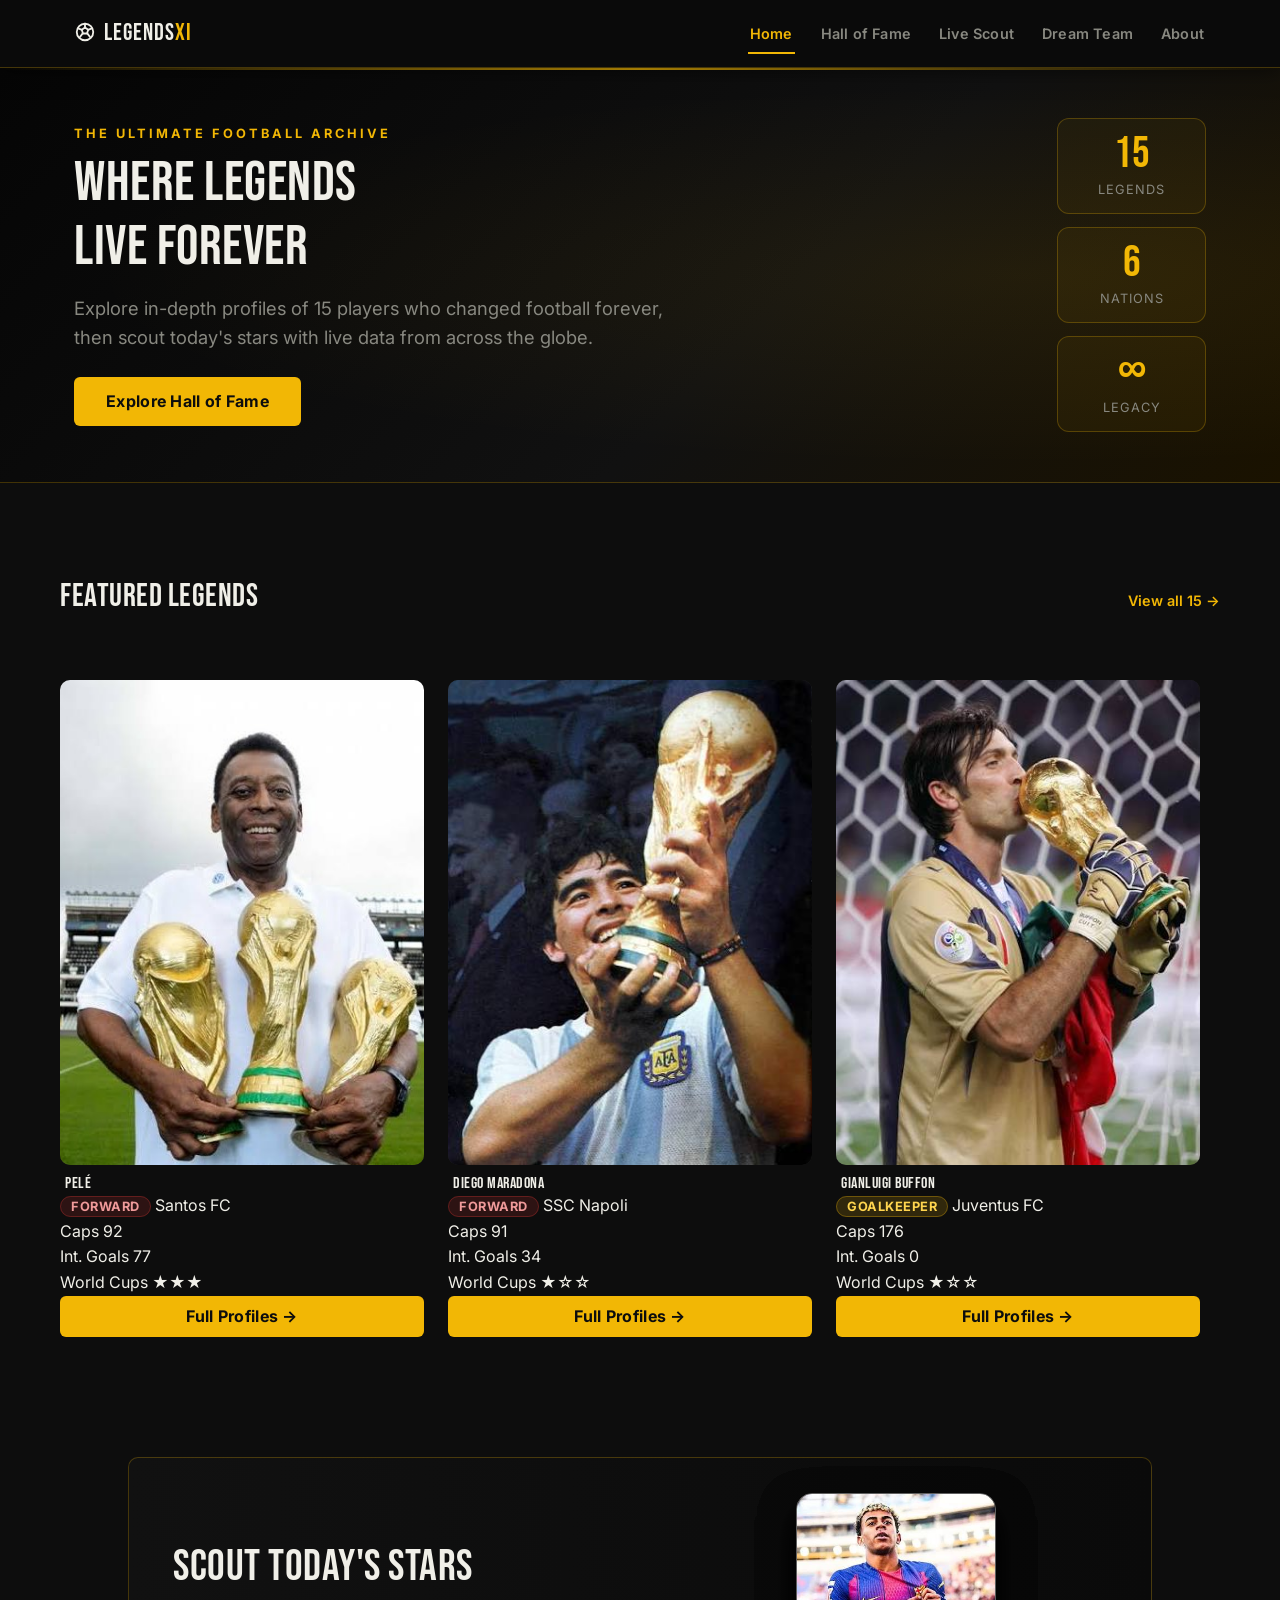
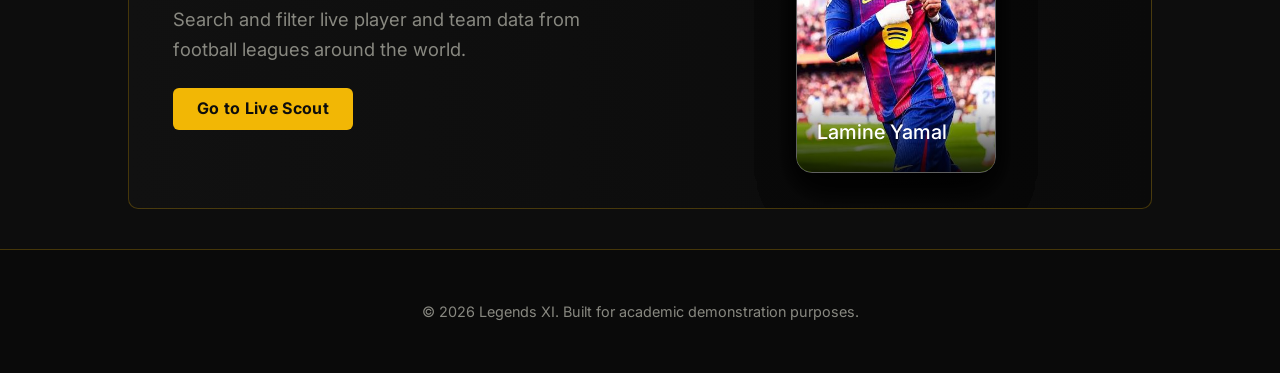
<file: index.html>
<!DOCTYPE html>
<html lang="en">
<head>
  <meta charset="UTF-8" />
  <meta name="viewport" content="width=device-width, initial-scale=1.0" />
  <title>Legends XI | Home</title>
  <meta name="description" content="Legends XI — a football hall of fame and live player scouting hub celebrating the greatest footballers of all time." />

  <link rel="preconnect" href="https://fonts.googleapis.com" />
  <link rel="preconnect" href="https://fonts.gstatic.com" crossorigin />
  <link
    href="https://fonts.googleapis.com/css2?family=Bebas+Neue&family=Inter:wght@400;500;600;700&display=swap"
    rel="stylesheet"
  />

  <link href="https://cdn.jsdelivr.net/npm/bootstrap@5.3.3/dist/css/bootstrap.min.css" rel="stylesheet" />
  <link rel="stylesheet" href="css/variables.css" />
  <link rel="stylesheet" href="css/base.css" />
  <link rel="stylesheet" href="css/components.css" />
  <link rel="stylesheet" href="css/responsive.css" />
</head>
<body>

  <a href="#main-content" class="skip-link">Skip to main content</a>
  <header>
    <nav class="navbar-custom" aria-label="Primary navigation">
      <div class="navbar-custom__container">
        <a href="index.html" class="navbar-custom__brand" aria-label="Legends XI home">
          <span class="navbar-custom__brand-mark">
            <svg viewBox="0 0 24 24" width="22" height="22" fill="none" stroke="currentColor" stroke-width="2" stroke-linecap="round" stroke-linejoin="round">
              <circle cx="12" cy="12" r="9"/>
              <path d="M12 7l3.5 2.5-1.3 4.1H9.8L8.5 9.5 12 7z"/>
              <path d="M12 3v4M4.5 8l3.5 1.5M19.5 8L16 9.5M6.5 17.5l3-4M17.5 17.5l-3-4M12 21v"/>
            </svg>
          </span>
          <span class="navbar-custom__brand-text">LEGENDS<span class="navbar-custom__brand-accent">XI</span></span>
        </a>
        <button class="navbar-custom__toggle" type="button" aria-expanded="false"
          aria-controls="primaryNavLinks" aria-label="Toggle navigation menu" id="navToggleBtn">
          <span class="navbar-custom__toggle-bar"></span>
          <span class="navbar-custom__toggle-bar"></span>
          <span class="navbar-custom__toggle-bar"></span>
        </button>
        <ul class="navbar-custom__links" id="primaryNavLinks">
          <li><a href="index.html" class="navbar-custom__link is-active">Home</a></li>
          <li><a href="hall-of-fame.html" class="navbar-custom__link">Hall of Fame</a></li>
          <li><a href="live-scout.html" class="navbar-custom__link">Live Scout</a></li>
          <li><a href="dream-team.html" class="navbar-custom__link">Dream Team</a></li>
          <li><a href="about.html" class="navbar-custom__link">About</a></li>
        </ul>
      </div>
    </nav>
  </header>

  <main id="main-content">

    <!-- ── HERO ── -->
    <section class="hero hero--home">
      <div class="container hero__inner">
        <div class="hero__text">
          <p class="hero__eyebrow">The Ultimate Football Archive</p>
          <h1 class="hero__title">Where Legends<br/>Live Forever</h1>
          <p class="hero__subtitle-home">
            Explore in-depth profiles of 15 players who changed football forever,
            then scout today's stars with live data from across the globe.
          </p>
          <div class="hero__ctas">
            <a href="hall-of-fame.html" class="btn-primary btn-primary--lg">Explore Hall of Fame</a>
          </div>
        </div>
        <div class="hero__badge-wrap" aria-hidden="true">
          <div class="hero__badge">
            <span class="hero__badge-num">15</span>
            <span class="hero__badge-label">Legends</span>
          </div>
          <div class="hero__badge">
            <span class="hero__badge-num">6</span>
            <span class="hero__badge-label">Nations</span>
          </div>
          <div class="hero__badge">
            <span class="hero__badge-num">∞</span>
            <span class="hero__badge-label">Legacy</span>
          </div>
        </div>
      </div>
    </section>

    <!-- ── FEATURED LEGENDS (rendered by app-home.js) ── -->
    <section class="home-section container">
      <div class="home-section__header">
        <h2 class="home-section__title">Featured Legends</h2>
        <a href="hall-of-fame.html" class="home-section__link">View all 15 →</a>
      </div>
      <div id="featuredGrid" class="legends-grid legends-grid--home" role="list">
        <!-- 3 featured cards injected by app-home.js -->
      </div>
    </section>

    <!-- ── SCOUT TEASER ── -->
     <div class="scout-block">
    <section class="scout-teaser">
      <div class="container scout-teaser__inner">
        <div>
          <h2 class="scout-teaser__title">Scout Today's Stars</h2>
          <p class="scout-teaser__text">
            Search and filter live player and team data from football leagues
            around the world.
          </p>
          <a href="live-scout.html" class="btn-primary">Go to Live Scout</a>
        </div>
      </div>
    </section>
    <section class="carousel-container">
  <div class="carousel-track">
    
    <div class="carousel-card card-1">
      <img src="images/mbappe.jpg" alt="Player 1" onerror="this.src='https://placehold.co/200x280/0B6E4F/FFF?text=Mbappe'">
      <div class="card-overlay"><h5>Kylian Mbappé</h5></div>
    </div>

    <div class="carousel-card card-2">
      <img src="images/vini.jpg" alt="Player 2" onerror="this.src='https://placehold.co/200x280/0B6E4F/FFF?text=Vini+Jr'">
      <div class="card-overlay"><h5>Vinícius Júnior</h5></div>
    </div>

    <div class="carousel-card card-3">
      <img src="images/bellingham.jpg" alt="Player 3" onerror="this.src='https://placehold.co/200x280/0B6E4F/FFF?text=Bellingham'">
      <div class="card-overlay"><h5>Jude Bellingham</h5></div>
    </div>

    <div class="carousel-card card-4">
      <img src="images/yamal.jpg" alt="Player 4" onerror="this.src='https://placehold.co/200x280/0B6E4F/FFF?text=Yamal'">
      <div class="card-overlay"><h5>Lamine Yamal</h5></div>
    </div>

  </div>
</section>
    </div>

  </main>

  <footer class="site-footer">
    <div class="container">
      <p>&copy; 2026 Legends XI. Built for academic demonstration purposes.</p>
    </div>
  </footer>

  <script src="https://cdn.jsdelivr.net/npm/bootstrap@5.3.3/dist/js/bootstrap.bundle.min.js"></script>
  <script type="module" src="js/app-home.js"></script>
</body>
</html>
</file>
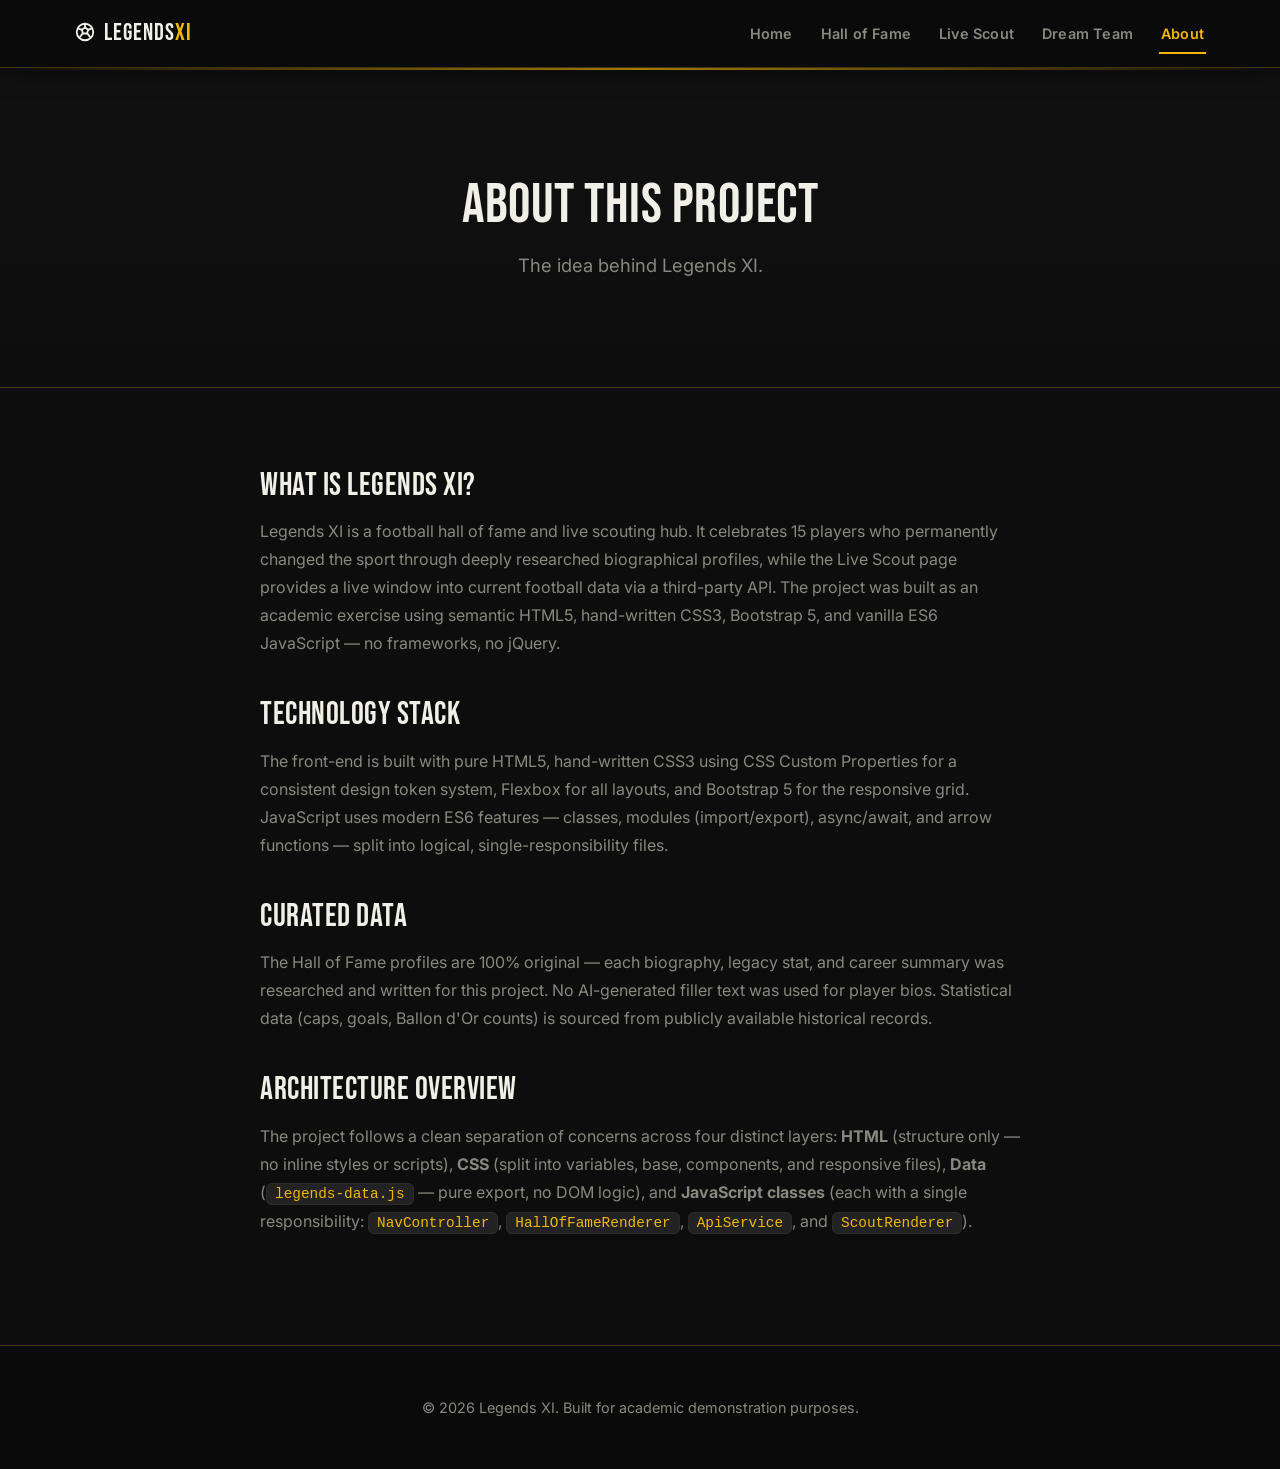
<file: about.html>
<!DOCTYPE html>
<html lang="en">
<head>
  <meta charset="UTF-8" />
  <meta name="viewport" content="width=device-width, initial-scale=1.0" />
  <title>Legends XI | About</title>
  <meta name="description" content="About the Legends XI project — data sources, API setup, and methodology." />
  <link rel="preconnect" href="https://fonts.googleapis.com" />
  <link rel="preconnect" href="https://fonts.gstatic.com" crossorigin />
  <link href="https://fonts.googleapis.com/css2?family=Bebas+Neue&family=Inter:wght@400;500;600;700&display=swap" rel="stylesheet" />
  <link href="https://cdn.jsdelivr.net/npm/bootstrap@5.3.3/dist/css/bootstrap.min.css" rel="stylesheet" />
  <link rel="stylesheet" href="css/variables.css" />
  <link rel="stylesheet" href="css/base.css" />
  <link rel="stylesheet" href="css/components.css" />
  <link rel="stylesheet" href="css/responsive.css" />
</head>
<body>

  <a href="#main-content" class="skip-link">Skip to main content</a>
  <header>
    <nav class="navbar-custom" aria-label="Primary navigation">
      <div class="navbar-custom__container">
        <a href="index.html" class="navbar-custom__brand" aria-label="Legends XI home">
          <span class="navbar-custom__brand-mark">
            <svg viewBox="0 0 24 24" width="22" height="22" fill="none" stroke="currentColor" stroke-width="2" stroke-linecap="round" stroke-linejoin="round">
             <circle cx="12" cy="12" r="9"/>
              <path d="M12 7l3.5 2.5-1.3 4.1H9.8L8.5 9.5 12 7z"/>
              <path d="M12 3v4M4.5 8l3.5 1.5M19.5 8L16 9.5M6.5 17.5l3-4M17.5 17.5l-3-4M12 21v"/>
            </svg>
          </span>
          <span class="navbar-custom__brand-text">LEGENDS<span class="navbar-custom__brand-accent">XI</span></span>
        </a>
        <button class="navbar-custom__toggle" type="button" aria-expanded="false"
          aria-controls="primaryNavLinks" aria-label="Toggle navigation menu" id="navToggleBtn">
          <span class="navbar-custom__toggle-bar"></span>
          <span class="navbar-custom__toggle-bar"></span>
          <span class="navbar-custom__toggle-bar"></span>
        </button>
        <ul class="navbar-custom__links" id="primaryNavLinks">
          <li><a href="index.html" class="navbar-custom__link">Home</a></li>
          <li><a href="hall-of-fame.html" class="navbar-custom__link">Hall of Fame</a></li>
          <li><a href="live-scout.html" class="navbar-custom__link">Live Scout</a></li>
          <li><a href="dream-team.html" class="navbar-custom__link">Dream Team</a></li>
          <li><a href="about.html" class="navbar-custom__link is-active">About</a></li>
        </ul>
      </div>
    </nav>
  </header>

  <main id="main-content">

    <section class="hero">
      <div class="container">
        <h1 class="hero__title">About This Project</h1>
        <p class="hero__subtitle">The idea behind Legends XI.</p>
      </div>
    </section>

    <div class="container about-content">

      <h2>What is Legends XI?</h2>
      <p>
        Legends XI is a football hall of fame and live scouting hub. It celebrates 15 players who
        permanently changed the sport through deeply researched biographical profiles, while the
        Live Scout page provides a live window into current football data via a third-party API.
        The project was built as an academic exercise using semantic HTML5, hand-written CSS3,
        Bootstrap 5, and vanilla ES6 JavaScript — no frameworks, no jQuery.
      </p>

      <h2>Technology Stack</h2>
      <p>
        The front-end is built with pure HTML5, hand-written CSS3 using CSS Custom Properties
        for a consistent design token system, Flexbox for all layouts, and Bootstrap 5 for the
        responsive grid. JavaScript uses modern ES6 features — classes, modules (import/export),
        async/await, and arrow functions — split into logical, single-responsibility files.
      </p>

      <h2>Curated Data</h2>
      <p>
        The Hall of Fame profiles are 100% original — each biography, legacy stat, and career
        summary was researched and written for this project. No AI-generated filler text was used
        for player bios. Statistical data (caps, goals, Ballon d'Or counts) is sourced from
        publicly available historical records.
      </p>


      <h2>Architecture Overview</h2>
      <p>
        The project follows a clean separation of concerns across four distinct layers:
        <strong>HTML</strong> (structure only — no inline styles or scripts),
        <strong>CSS</strong> (split into variables, base, components, and responsive files),
        <strong>Data</strong> (<code>legends-data.js</code> — pure export, no DOM logic), and
        <strong>JavaScript classes</strong> (each with a single responsibility:
        <code>NavController</code>, <code>HallOfFameRenderer</code>, <code>ApiService</code>,
        and <code>ScoutRenderer</code>).
      </p>

    </div>
  </main>

  <footer class="site-footer">
    <div class="container">
      <p>&copy; 2026 Legends XI. Built for academic demonstration purposes.</p>
    </div>
  </footer>

  <script src="https://cdn.jsdelivr.net/npm/bootstrap@5.3.3/dist/js/bootstrap.bundle.min.js"></script>
  <script type="module" src="js/app-about.js"></script>
</body>
</html>
</file>
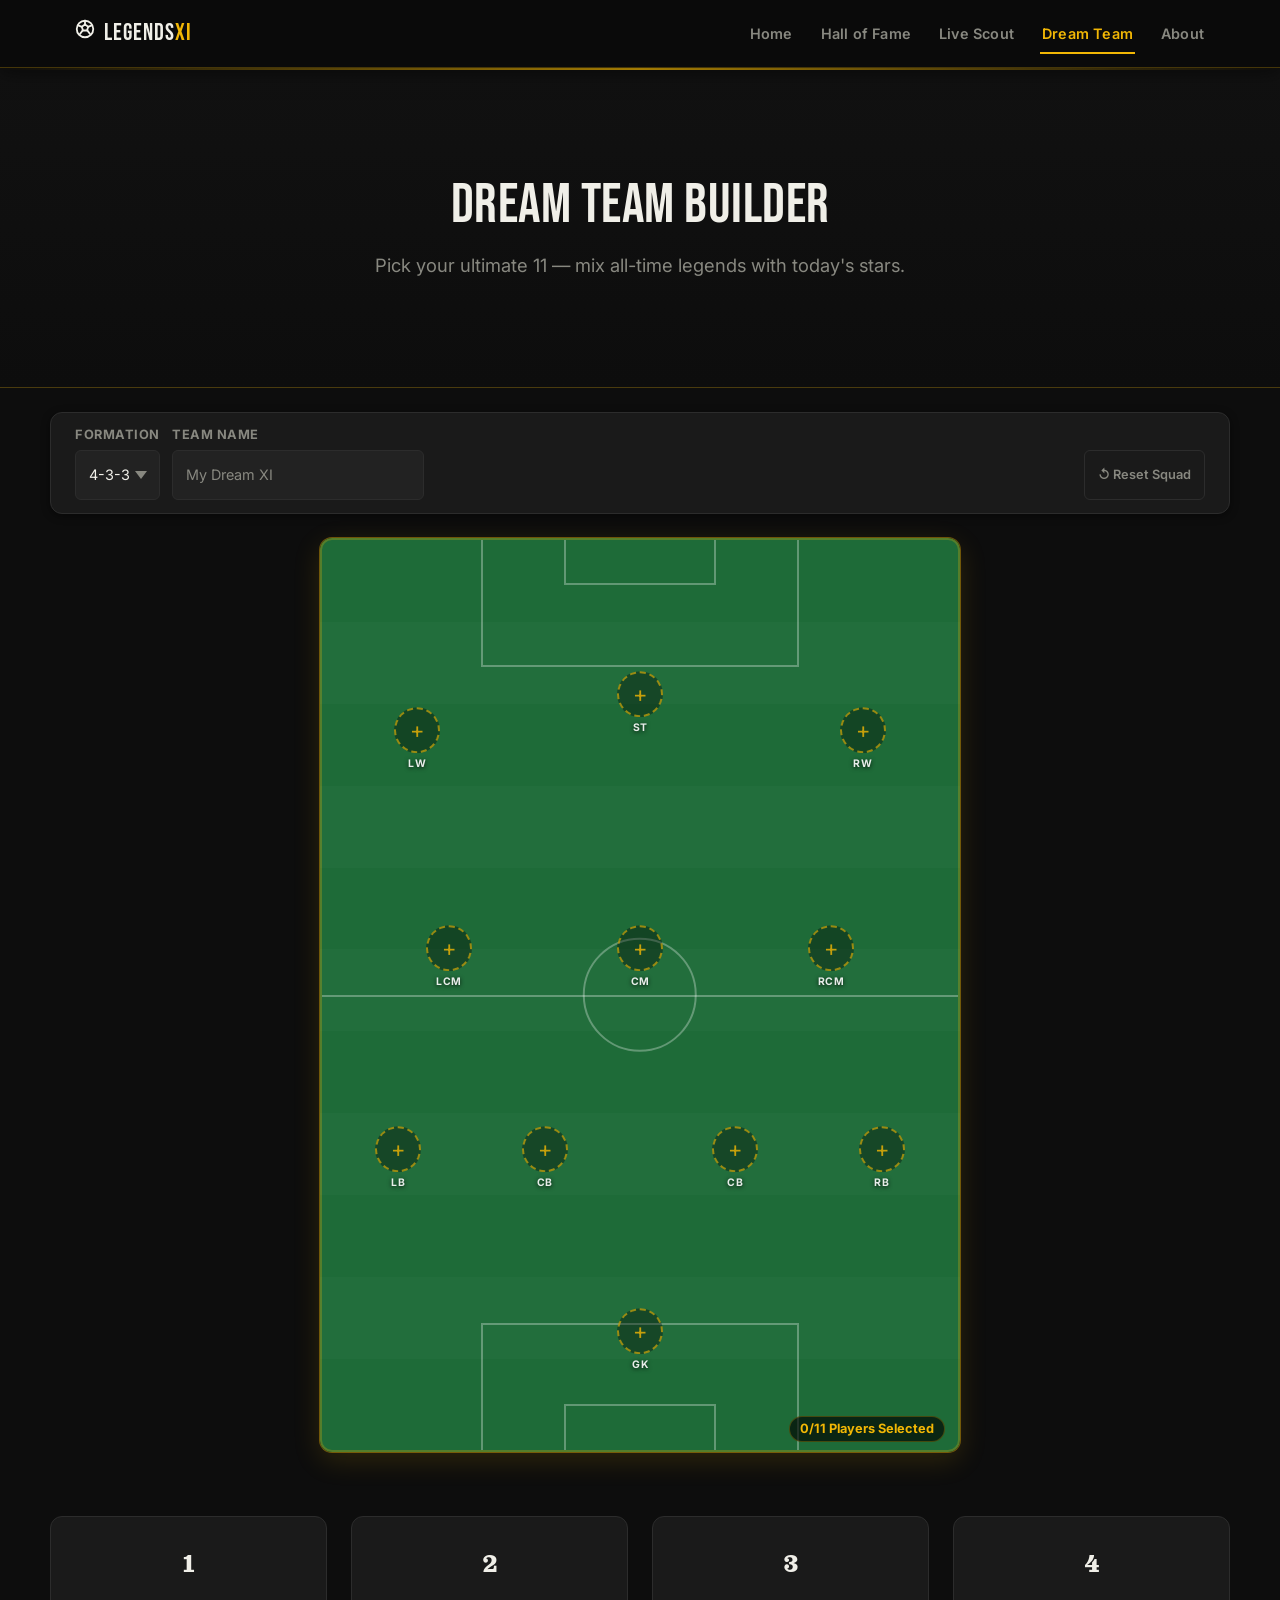
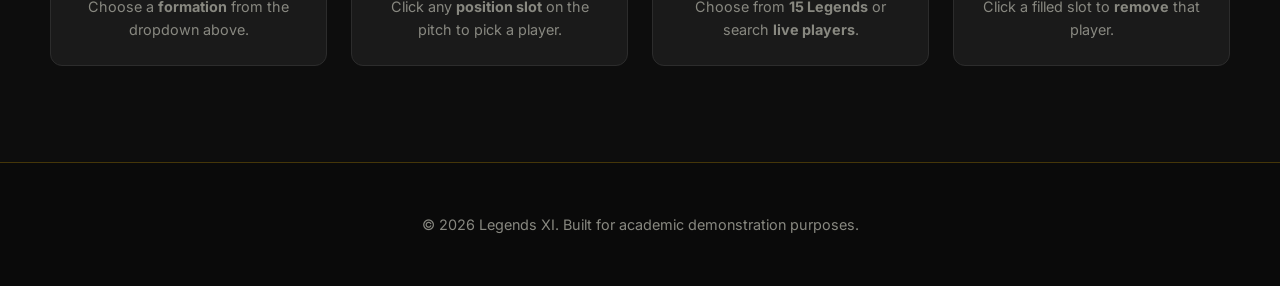
<file: dream-team.html>
<!DOCTYPE html>
<html lang="en">
<head>
  <meta charset="UTF-8" />
  <meta name="viewport" content="width=device-width, initial-scale=1.0" />
  <title>Legends XI | Dream Team</title>
  <meta name="description" content="Build your ultimate Dream 11 squad from football legends and current stars." />

  <link rel="preconnect" href="https://fonts.googleapis.com" />
  <link rel="preconnect" href="https://fonts.gstatic.com" crossorigin />
  <link href="https://fonts.googleapis.com/css2?family=Bebas+Neue&family=Inter:wght@400;500;600;700&display=swap" rel="stylesheet" />
  <link rel="preconnect" href="https://fonts.googleapis.com">
  <link rel="preconnect" href="https://fonts.gstatic.com" crossorigin>
  <link href="https://fonts.googleapis.com/css2?family=Herr+Von+Muellerhoff&family=Orelega+One&display=swap" rel="stylesheet">


  <link rel="stylesheet" href="css/variables.css" />
  <link rel="stylesheet" href="css/base.css" />
  <link rel="stylesheet" href="css/components.css" />
  <link rel="stylesheet" href="css/responsive.css" />
</head>
<body>

  <a href="#main-content" class="skip-link">Skip to main content</a>

  <header>
    <nav class="navbar-custom" aria-label="Primary navigation">
      <div class="navbar-custom__container">
        <a href="index.html" class="navbar-custom__brand" aria-label="Legends XI home">
           <span class="navbar-custom__brand-mark">
            <svg viewBox="0 0 24 24" width="22" height="22" fill="none" stroke="currentColor" stroke-width="2" stroke-linecap="round" stroke-linejoin="round">
              <circle cx="12" cy="12" r="9"/>
              <path d="M12 7l3.5 2.5-1.3 4.1H9.8L8.5 9.5 12 7z"/>
              <path d="M12 3v4M4.5 8l3.5 1.5M19.5 8L16 9.5M6.5 17.5l3-4M17.5 17.5l-3-4M12 21v"/>
            </svg>
          </span>
          <span class="navbar-custom__brand-text">LEGENDS<span class="navbar-custom__brand-accent">XI</span></span>
        </a>

        <button class="navbar-custom__toggle" type="button" aria-expanded="false"
          aria-controls="primaryNavLinks" aria-label="Toggle navigation menu" id="navToggleBtn">
          <span class="navbar-custom__toggle-bar"></span>
          <span class="navbar-custom__toggle-bar"></span>
          <span class="navbar-custom__toggle-bar"></span>
        </button>

        <ul class="navbar-custom__links" id="primaryNavLinks">
          <li><a href="index.html"        class="navbar-custom__link">Home</a></li>
          <li><a href="hall-of-fame.html" class="navbar-custom__link">Hall of Fame</a></li>
          <li><a href="live-scout.html"   class="navbar-custom__link">Live Scout</a></li>
          <li><a href="dream-team.html"   class="navbar-custom__link is-active">Dream Team</a></li>
          <li><a href="about.html"        class="navbar-custom__link">About</a></li>
        </ul>
      </div>
    </nav>
  </header>

  <main id="main-content">

    <section class="hero">
      <div class="container">
        <h1 class="hero__title">Dream Team Builder</h1>
        <p class="hero__subtitle">Pick your ultimate 11 — mix all-time legends with today's stars.</p>
      </div>
    </section>

    <!-- Controls bar -->
    <section class="container dt-controls" aria-label="Team builder controls">
      <div class="dt-controls__inner">

        <div class="dt-controls__group">
          <label for="formationSelect" class="dt-controls__label">Formation</label>
          <select id="formationSelect" class="scout-search-form__select" aria-label="Choose formation">
            <option value="4-3-3">4-3-3</option>
            <option value="4-4-2">4-4-2</option>
            <option value="3-5-2">3-5-2</option>
          </select>
        </div>

        <div class="dt-controls__group">
          <label for="teamNameInput" class="dt-controls__label">Team Name</label>
          <input type="text" id="teamNameInput" class="scout-search-form__input dt-controls__name-input"
            placeholder="My Dream XI" maxlength="30" />
        </div>

        <button id="resetTeamBtn" class="btn-outline dt-controls__reset">↺ Reset Squad</button>
      </div>
    </section>

    <!-- Football pitch -->
    <section class="container dt-pitch-wrap" aria-label="Football pitch — click a position to add a player">
      <div id="dreamPitch" class="pitch" role="grid" aria-label="Team formation pitch"></div>
    </section>

    <!-- Instructions -->
    <section class="container dt-instructions">
      <div class="dt-instructions__inner">
        <div class="dt-instruction-card">
          <span class="dt-instruction-card__icon">1</span>
          <p>Choose a <strong>formation</strong> from the dropdown above.</p>
        </div>
        <div class="dt-instruction-card">
          <span class="dt-instruction-card__icon">2</span>
          <p>Click any <strong>position slot</strong> on the pitch to pick a player.</p>
        </div>
        <div class="dt-instruction-card">
          <span class="dt-instruction-card__icon">3</span>
          <p>Choose from <strong>15 Legends</strong> or search <strong>live players</strong>.</p>
        </div>
        <div class="dt-instruction-card">
          <span class="dt-instruction-card__icon">4</span>
          <p>Click a filled slot to <strong>remove</strong> that player.</p>
        </div>
      </div>
    </section>

  </main>

  <footer class="site-footer">
    <div class="container">
      <p>&copy; 2026 Legends XI. Built for academic demonstration purposes.</p>
    </div>
  </footer>

  <script src="https://cdn.jsdelivr.net/npm/bootstrap@5.3.3/dist/js/bootstrap.bundle.min.js"></script>
  <script type="module" src="js/app-dream-team.js"></script>
</body>
</html>
</file>
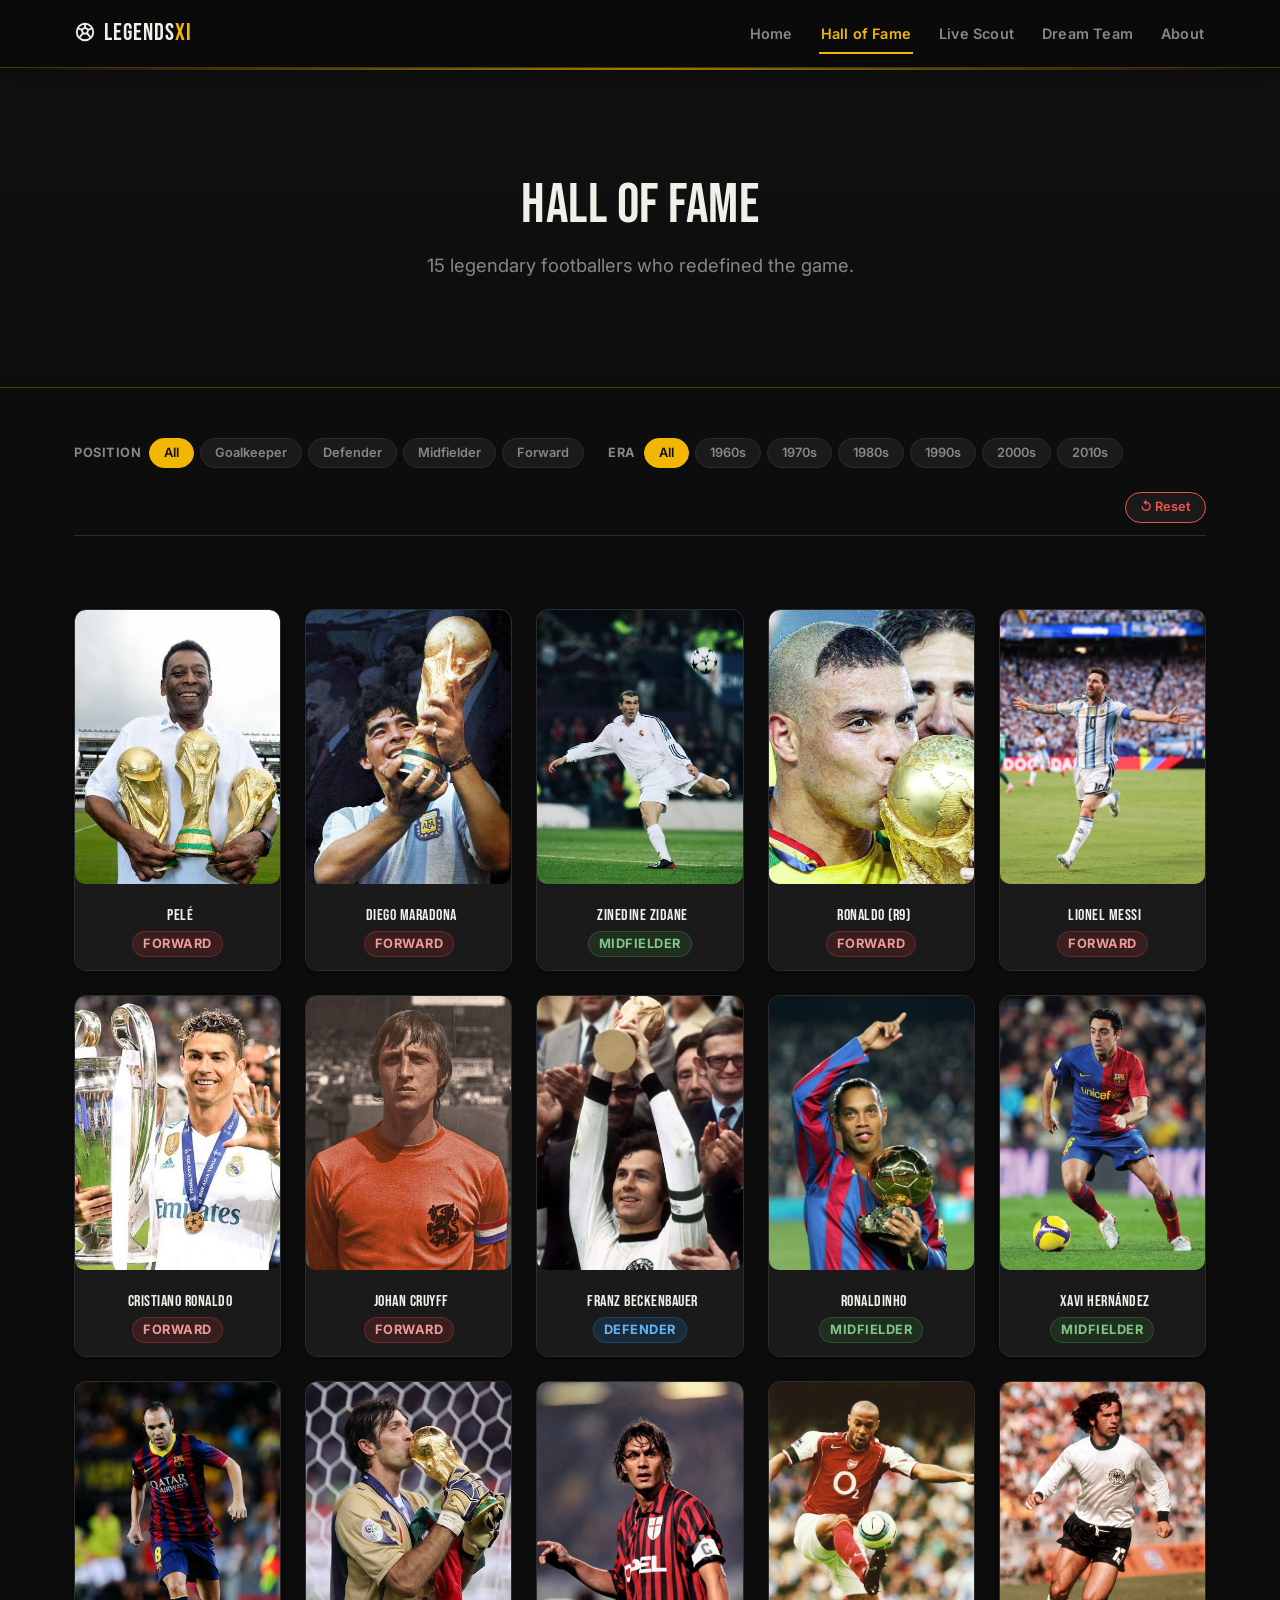
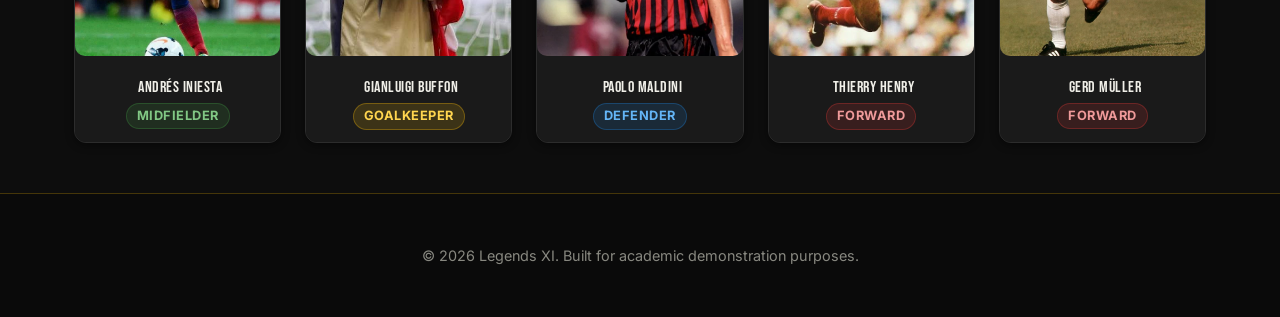
<file: hall-of-fame.html>
<!DOCTYPE html>
<html lang="en">
<head>
  <meta charset="UTF-8" />
  <meta name="viewport" content="width=device-width, initial-scale=1.0" />
  <title>Legends XI | Hall of Fame</title>
  <meta name="description" content="Browse 15 of football's greatest legends, filterable by era and position." />

  <link rel="preconnect" href="https://fonts.googleapis.com" />
  <link rel="preconnect" href="https://fonts.gstatic.com" crossorigin />
  <link
    href="https://fonts.googleapis.com/css2?family=Bebas+Neue&family=Inter:wght@400;500;600;700&display=swap"
    rel="stylesheet"
  />

  <link
    href="https://cdn.jsdelivr.net/npm/bootstrap@5.3.3/dist/css/bootstrap.min.css"
    rel="stylesheet"
  />

  <link rel="stylesheet" href="css/variables.css" />
  <link rel="stylesheet" href="css/base.css" />
  <link rel="stylesheet" href="css/components.css" />
  <link rel="stylesheet" href="css/responsive.css" />
</head>
<body>

  <a href="#main-content" class="skip-link">Skip to main content</a>
  <header>
    <nav class="navbar-custom" aria-label="Primary navigation">
      <div class="navbar-custom__container">
        <a href="index.html" class="navbar-custom__brand" aria-label="Legends XI home">
          <span class="navbar-custom__brand-mark">
            <svg viewBox="0 0 24 24" width="22" height="22" fill="none" stroke="currentColor" stroke-width="2" stroke-linecap="round" stroke-linejoin="round">
              <circle cx="12" cy="12" r="9"/>
              <path d="M12 7l3.5 2.5-1.3 4.1H9.8L8.5 9.5 12 7z"/>
              <path d="M12 3v4M4.5 8l3.5 1.5M19.5 8L16 9.5M6.5 17.5l3-4M17.5 17.5l-3-4M12 21v"/>
            </svg>
          </span>
          <span class="navbar-custom__brand-text">LEGENDS<span class="navbar-custom__brand-accent">XI</span></span>
        </a>

        <button
          class="navbar-custom__toggle"
          type="button"
          aria-expanded="false"
          aria-controls="primaryNavLinks"
          aria-label="Toggle navigation menu"
          id="navToggleBtn"
        >
          <span class="navbar-custom__toggle-bar"></span>
          <span class="navbar-custom__toggle-bar"></span>
          <span class="navbar-custom__toggle-bar"></span>
        </button>

        <ul class="navbar-custom__links" id="primaryNavLinks">
          <li><a href="index.html" class="navbar-custom__link">Home</a></li>
          <li><a href="hall-of-fame.html" class="navbar-custom__link is-active">Hall of Fame</a></li>
          <li><a href="live-scout.html" class="navbar-custom__link">Live Scout</a></li>
          <li><a href="dream-team.html" class="navbar-custom__link">Dream Team</a></li>
          <li><a href="about.html" class="navbar-custom__link">About</a></li>
        </ul>
      </div>
    </nav>
  </header>

  <main id="main-content">

    <!-- Page header -->
    <section class="hero">
      <div class="container">
        <h1 class="hero__title">Hall of Fame</h1>
        <p class="hero__subtitle">15 legendary footballers who redefined the game.</p>
      </div>
    </section>

    <!-- Filter controls — wired up to HallOfFameRenderer in Phase 4 -->
    <section class="container" aria-label="Filter legends">
      <div id="hofFilters" class="hof-filters">
        <!-- Filter buttons injected/enhanced by JS in Phase 4 -->
      </div>
    </section>

    <!-- Grid where the 15 curated legend cards will render -->
    <section class="container" aria-label="Legends grid">
      <div id="legendsGrid" class="legends-grid" role="list">
        <!-- Cards injected dynamically by HallOfFameRenderer.js in Phase 4 -->
      </div>
    </section>

  </main>

  <footer class="site-footer">
    <div class="container">
      <p>&copy; 2026 Legends XI. Built for academic demonstration purposes.</p>
    </div>
  </footer>

  <script src="https://cdn.jsdelivr.net/npm/bootstrap@5.3.3/dist/js/bootstrap.bundle.min.js"></script>
  <script type="module" src="js/app-hall-of-fame.js"></script>
</body>
</html>
</file>
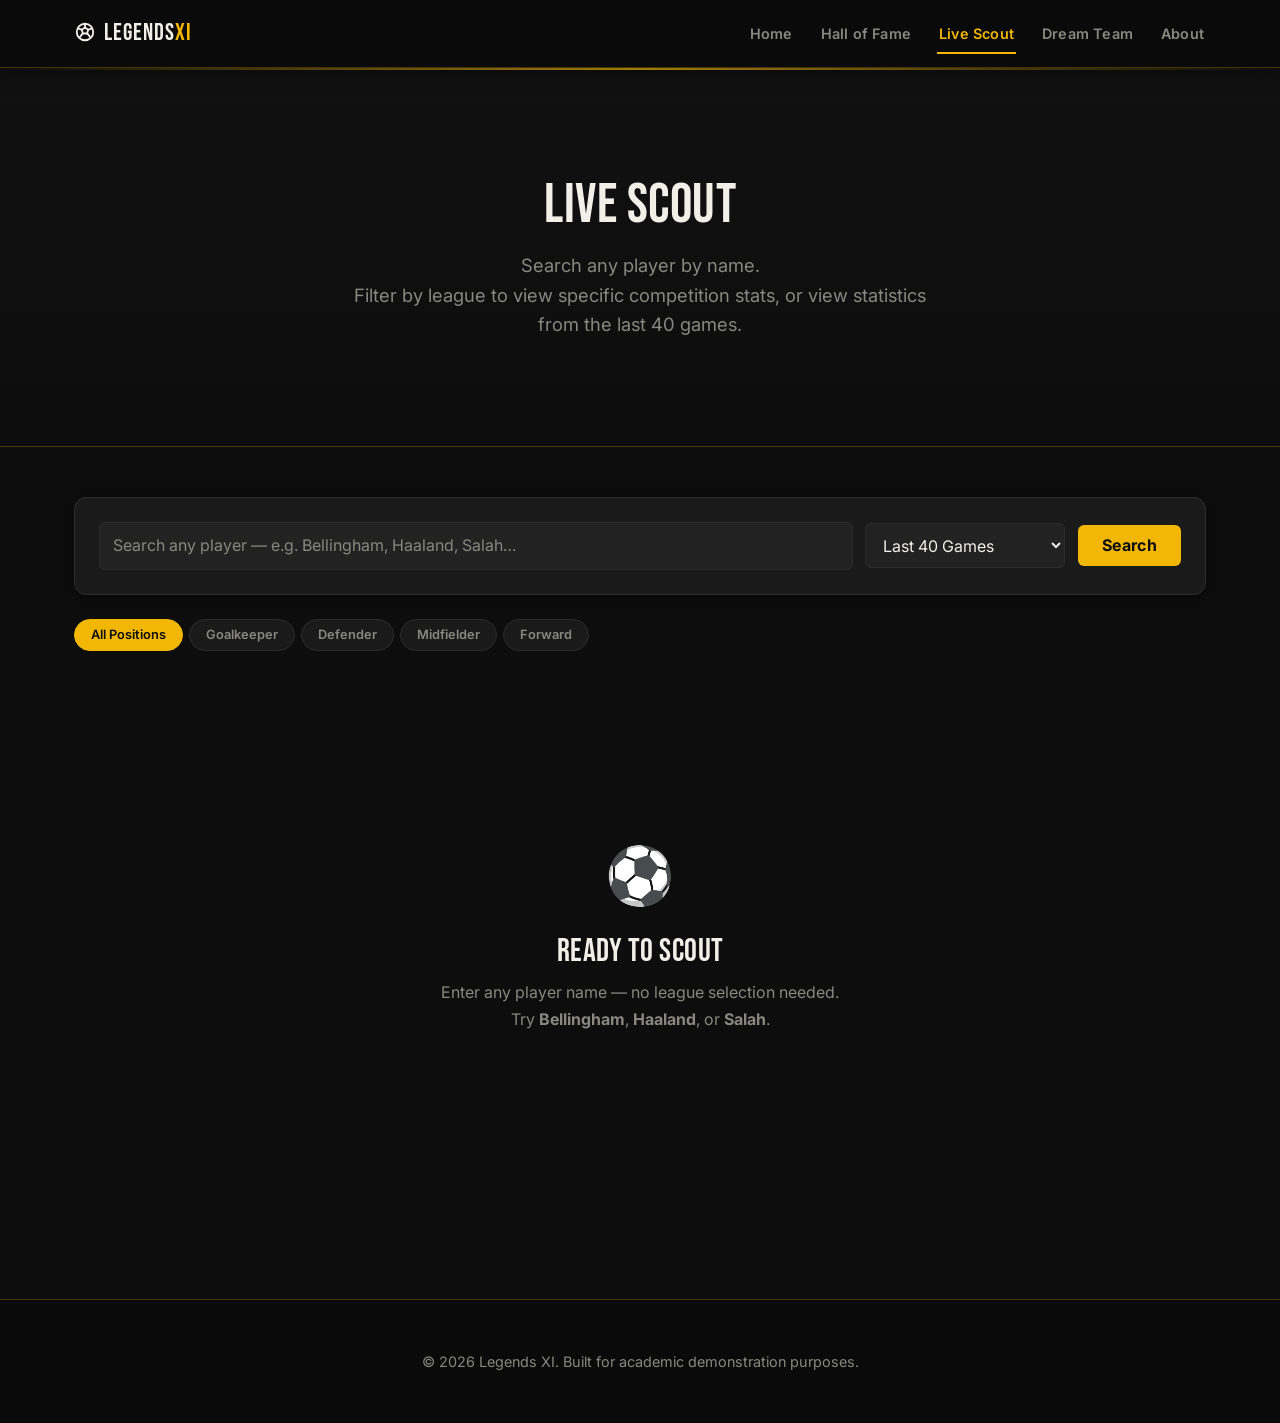
<file: live-scout.html>
<!DOCTYPE html>
<html lang="en">
<head>
  <meta charset="UTF-8" />
  <meta name="viewport" content="width=device-width, initial-scale=1.0" />
  <title>Legends XI | Live Scout</title>
  <meta name="description" content="Search current football players by name using live data." />
  <link rel="preconnect" href="https://fonts.googleapis.com" />
  <link rel="preconnect" href="https://fonts.gstatic.com" crossorigin />
  <link href="https://fonts.googleapis.com/css2?family=Bebas+Neue&family=Inter:wght@400;500;600;700&display=swap" rel="stylesheet" />
  <link href="https://cdn.jsdelivr.net/npm/bootstrap@5.3.3/dist/css/bootstrap.min.css" rel="stylesheet" />
  <link rel="stylesheet" href="css/variables.css" />
  <link rel="stylesheet" href="css/base.css" />
  <link rel="stylesheet" href="css/components.css" />
  <link rel="stylesheet" href="css/responsive.css" />
</head>
<body>

  <a href="#main-content" class="skip-link">Skip to main content</a>

  <header>
    <nav class="navbar-custom" aria-label="Primary navigation">
      <div class="navbar-custom__container">
        <a href="index.html" class="navbar-custom__brand" aria-label="Legends XI home">
          <span class="navbar-custom__brand-mark">
            <svg viewBox="0 0 24 24" width="22" height="22" fill="none" stroke="currentColor" stroke-width="2" stroke-linecap="round" stroke-linejoin="round">
              <circle cx="12" cy="12" r="9"/>
              <path d="M12 7l3.5 2.5-1.3 4.1H9.8L8.5 9.5 12 7z"/>
              <path d="M12 3v4M4.5 8l3.5 1.5M19.5 8L16 9.5M6.5 17.5l3-4M17.5 17.5l-3-4M12 21v"/>
            </svg>
          </span>
          <span class="navbar-custom__brand-text">LEGENDS<span class="navbar-custom__brand-accent">XI</span></span>
        </a>
        <button class="navbar-custom__toggle" type="button" aria-expanded="false"
          aria-controls="primaryNavLinks" aria-label="Toggle navigation menu" id="navToggleBtn">
          <span class="navbar-custom__toggle-bar"></span>
          <span class="navbar-custom__toggle-bar"></span>
          <span class="navbar-custom__toggle-bar"></span>
        </button>
        <ul class="navbar-custom__links" id="primaryNavLinks">
          <li><a href="index.html"        class="navbar-custom__link">Home</a></li>
          <li><a href="hall-of-fame.html" class="navbar-custom__link">Hall of Fame</a></li>
          <li><a href="live-scout.html"   class="navbar-custom__link is-active">Live Scout</a></li>
          <li><a href="dream-team.html"   class="navbar-custom__link">Dream Team</a></li>
          <li><a href="about.html"        class="navbar-custom__link">About</a></li>
        </ul>
      </div>
    </nav>
  </header>

  <main id="main-content">

    <section class="hero">
      <div class="container">
        <h1 class="hero__title">Live Scout</h1>
        <p class="hero__subtitle">Search any player by name.</p>
        <p class="hero__subtitle">Filter by league to view specific competition stats, or view statistics from the last 40 games.</p>
      </div>
    </section>

    <section class="container" aria-label="Search controls">
      <form id="scoutSearchForm" class="scout-search-form" role="search" novalidate>
        <label for="scoutSearchInput" class="visually-hidden">Search player name</label>
        <input
          type="text" id="scoutSearchInput"
          class="scout-search-form__input"
          placeholder="Search any player — e.g. Bellingham, Haaland, Salah…"
          autocomplete="off" minlength="3"
        />
        <label for="scoutLeagueSelect" class="visually-hidden">Filter by league</label>
        <select id="scoutLeagueSelect" class="season-select" aria-label="Choose league">
          <option value="">Last 40 Games</option>
        </select>
        <button type="submit" class="btn-primary">Search</button>
      </form>

      <!-- Client-side position filter pills -->
      <div id="scoutPositionFilter" class="scout-pos-filters" role="group" aria-label="Filter by position">
        <button class="scout-pos-btn is-active" data-pos="">All Positions</button>
        <button class="scout-pos-btn" data-pos="Goalkeeper">Goalkeeper</button>
        <button class="scout-pos-btn" data-pos="Defender">Defender</button>
        <button class="scout-pos-btn" data-pos="Midfielder">Midfielder</button>
        <button class="scout-pos-btn" data-pos="Forward">Forward</button>
      </div>
    </section>

    <section class="container" aria-live="polite" aria-label="Search results">
      <div id="scoutLoadingState" class="state-panel state-panel--hidden"></div>
      <div id="scoutErrorState"   class="state-panel state-panel--hidden"></div>
      <div id="scoutEmptyState"   class="state-panel state-panel--hidden"></div>
      <div id="scoutResultsGrid"  class="legends-grid" role="list"></div>
      <nav id="scoutPagination"   class="scout-pagination" aria-label="Results pages"></nav>
    </section>

  </main>

  <footer class="site-footer">
    <div class="container">
      <p>&copy; 2026 Legends XI. Built for academic demonstration purposes.</p>
    </div>
  </footer>

  <script src="https://cdn.jsdelivr.net/npm/bootstrap@5.3.3/dist/js/bootstrap.bundle.min.js"></script>
  <script type="module" src="js/app-live-scout.js"></script>
</body>
</html>
</file>
<file: css/variables.css>
/* ==========================================================================
   DESIGN TOKENS — Legends XI  ·  Dark / Gold / White Edition
   A premium "legendary status" palette:
     — Near-black backgrounds evoke a dark stadium at night
     — Gold (#F2B705) is the sole accent — trophy, prestige, authority
     — Off-white type creates crisp contrast without harsh pure-white glare
   ========================================================================== */

:root {
  /* ── Color Palette ────────────────────────────────────────────────────── */

  /* Backgrounds & surfaces */
  --color-bg:           #0D0D0D;   /* page background — deep black          */
  --color-surface:      #1A1A1A;   /* card / panel surface                  */
  --color-surface-alt:  #222222;   /* alternate surface (stripes, table alt)*/
  --color-surface-raised: #252525; /* slightly lifted surface for depth     */

  /* Brand greens replaced by dark tones — gold is the only "color" now */
  --color-primary:      #1C1C1C;   /* nav, headers, primary containers      */
  --color-primary-dark: #111111;   /* deeper shade for hover / active       */

  /* Secondary (footer, darker panels) */
  --color-secondary:    #0A0A0A;   /* near-pure black                       */

  /* Gold accent — the single pop of color across the entire UI */
  --color-accent:       #F2B705;   /* trophy gold — CTAs, active links      */
  --color-accent-dark:  #C99304;   /* darker gold for hover states          */
  --color-accent-muted: rgba(242,183,5,0.12); /* subtle gold tint for bg   */

  /* Text */
  --color-text-primary:   #F0EFE8;  /* warm off-white — main body text      */
  --color-text-secondary: #888880;  /* muted grey — captions, metadata      */
  --color-text-on-dark:   #F0EFE8;  /* text on dark surfaces                */
  --color-text-on-accent: #0D0D0D;  /* black text on gold (contrast safe)   */

  /* Borders / dividers */
  --color-border:       #2C2C2C;   /* subtle dark border                    */
  --color-border-gold:  rgba(242,183,5,0.25); /* gold-tinted border accent  */

  /* Status */
  --color-success:      #2E7D32;
  --color-error:        #EF5350;
  --color-error-bg:     rgba(239,83,80,0.1);

  /* ── Typography ──────────────────────────────────────────────────────── */
  --font-heading: 'Bebas Neue', 'Arial Narrow', sans-serif;
  --font-body:    'Inter', system-ui, -apple-system, sans-serif;

  --fw-regular:  400;
  --fw-medium:   500;
  --fw-semibold: 600;
  --fw-bold:     700;

  --fs-xs:   0.8rem;
  --fs-sm:   0.9rem;
  --fs-base: 1rem;
  --fs-lg:   1.15rem;
  --fs-xl:   1.5rem;
  --fs-2xl:  2rem;
  --fs-3xl:  2.75rem;
  --fs-4xl:  3.5rem;

  /* ── Spacing ─────────────────────────────────────────────────────────── */
  --space-xs: 0.5rem;
  --space-sm: 0.8rem;
  --space-md: 1.5rem;
  --space-lg: 2.5rem;
  --space-xl: 4rem;
  --space-2xl: 6rem;

  /* ── Shape ───────────────────────────────────────────────────────────── */
  --radius-sm: 6px;
  --radius-md: 12px;
  --radius-lg: 20px;

  /* ── Elevation — dark UI shadows use gold tint, not grey ─────────────── */
  --shadow-sm: 0 2px 8px  rgba(0,0,0,0.45);
  --shadow-md: 0 6px 20px rgba(0,0,0,0.55);
  --shadow-lg: 0 12px 36px rgba(0,0,0,0.70);

  /* Gold glow — used on hover/active cards for the "legendary" feel */
  --shadow-gold: 0 0 0 1px rgba(242,183,5,0.4), 0 8px 28px rgba(242,183,5,0.15);

  /* ── Motion ──────────────────────────────────────────────────────────── */
  --transition-fast: all 0.2s ease;
  --transition-base: all 0.3s ease;

  /* ── Layout ──────────────────────────────────────────────────────────── */
  --navbar-height:        68px;
  --navbar-height-mobile: 58px;
  --container-max:        1180px;
}
</file>
<file: css/base.css>
/* ==========================================================================
   BASE — resets, global element defaults, dark-theme typography
   ========================================================================== */

* { box-sizing: border-box; }

html { scroll-behavior: smooth; }

body {
  margin: 0;
  /* NO padding-top — nav is position:sticky, stays in document flow */
  font-family: var(--font-body);
  font-size: var(--fs-base);
  font-weight: var(--fw-regular);
  color: var(--color-text-primary);
  background-color: var(--color-bg);
  line-height: 1.6;
}

img   { max-width: 100%; display: block; }
a     { color: inherit; text-decoration: none; }
ul    { list-style: none; margin: 0; padding: 0; }

/* ── Typographic hierarchy ── */
h1, h2, h3, h4 {
  font-family: var(--font-heading);
  font-weight: var(--fw-regular); /* Bebas Neue is display-weight by design */
  letter-spacing: 0.5px;
  line-height: 1.15;
  margin: 0 0 var(--space-sm) 0;
  color: var(--color-text-primary); /* white on dark bg */
}

h1 { font-size: var(--fs-4xl); }
h2 { font-size: var(--fs-3xl); }
h3 { font-size: var(--fs-2xl); }
h4 { font-size: var(--fs-xl);  }

p {
  margin: 0 0 var(--space-sm) 0;
  color: var(--color-text-secondary);
}

.container {
  max-width: var(--container-max);
  margin: 0 auto;
  padding: 10px var(--space-md);
}

/* ── Accessible focus ring (gold on dark = perfect contrast) ── */
a:focus-visible,
button:focus-visible,
input:focus-visible,
select:focus-visible {
  outline: 2px solid var(--color-accent);
  outline-offset: 3px;
  border-radius: var(--radius-sm);
}

#main-content {
  scroll-margin-top: var(--navbar-height);
}

/* ── Footer ── */
.site-footer {
  background-color: var(--color-secondary);
  color: var(--color-text-on-dark);
  padding: var(--space-lg) 0;
  margin-top: 0;
  text-align: center;
  border-top: 1px solid var(--color-border-gold);
}
.site-footer p {
  color: var(--color-text-secondary);
  margin: 0;
  font-size: var(--fs-sm);
}
</file>
<file: css/components.css>
/* ==========================================================================
   COMPONENTS — Legends XI · Dark / Gold / White
   ========================================================================== */

/* ── Utility ── */
.visually-hidden { position:absolute;width:1px;height:1px;overflow:hidden;clip:rect(0,0,0,0);white-space:nowrap; }

/* ── Skip link ── */
.skip-link {
  position:absolute;top:-100px;left:var(--space-sm);
  background:var(--color-accent);color:var(--color-text-on-accent);
  font-weight:var(--fw-bold);padding:var(--space-xs) var(--space-md);
  border-radius:0 0 var(--radius-sm) var(--radius-sm);
  z-index:9999;transition:top 0.2s ease;text-decoration:none;
}
.skip-link:focus { top:0; }

/* ==========================================================================
   STICKY NAVIGATION
   ========================================================================== */
/* ── The <header> element wraps the nav and must be the sticky element.
       position:sticky on the inner <nav> doesn't work because sticky
       elements can only stick within their parent's scroll bounds —
       and the parent <header> is the same height as the nav itself,
       so there is no scroll room inside it. ── */
header {
  position: sticky;
  top: 0;
  z-index: 1000;
}

.navbar-custom {
  position: relative;   /* no longer sticky — header handles that */
  width: 100%;
  height: var(--navbar-height);
  background-color: var(--color-secondary);
  border-bottom: 1px solid var(--color-border-gold);
  box-shadow: 0 2px 20px rgba(0,0,0,0.6);
  transition: box-shadow 0.3s ease;
}
.navbar-custom.is-scrolled {
  box-shadow: 0 4px 32px rgba(0,0,0,0.85);
}

.navbar-custom__brand-mark svg {
  transition: transform var(--transition-fast, .2s ease);
}
.navbar-custom__brand:hover .navbar-custom__brand-mark svg {
  transform: rotate(180deg) scale(1.15);
  transition-duration: 0.75s;
  color: var(--color-accent);
}

.navbar-custom__container {
  max-width:var(--container-max);height:100%;margin:0 auto;padding:0 var(--space-md);
  display:flex;align-items:center;justify-content:space-between;
}

.navbar-custom__brand {
  display:flex;align-items:center;gap:var(--space-xs);
  font-family:var(--font-heading);font-size:var(--fs-xl);
  color:var(--color-text-on-dark);letter-spacing:1px;
  transition:var(--transition-fast);
}

.navbar-custom__brand-accent { color:var(--color-accent); }

.navbar-custom__links {
  display:flex;align-items:center;gap:var(--space-md);
}
.navbar-custom__link {
  position:relative;font-weight:var(--fw-semibold);font-size:var(--fs-sm);
  color:var(--color-text-secondary);padding:var(--space-xs) 2px;
  transition:var(--transition-fast);letter-spacing:0.2px;
}
.navbar-custom__link::after {
  content:'';position:absolute;left:0;bottom:-4px;
  width:0;height:2px;background:var(--color-accent);
  transition:var(--transition-fast);
}
.navbar-custom__link:hover             { color:var(--color-text-primary); }
.navbar-custom__link:hover::after      { width:100%; }
.navbar-custom__link.is-active         { color:var(--color-accent);}
.navbar-custom__link.is-active::after  { width:100%; }
.navbar-custom__link:active            { transform:translateY(1px); }

.navbar-custom__toggle {
  display:none;flex-direction:column;justify-content:center;
  gap:5px;width:40px;height:40px;
  background:transparent;border:none;cursor:pointer;
  padding:0;border-radius:var(--radius-sm);transition:var(--transition-fast);
}
.navbar-custom__toggle-bar {
  width:24px;height:2px;background:var(--color-text-primary);
  border-radius:2px;transition:var(--transition-base);
}
.navbar-custom__toggle.is-open .navbar-custom__toggle-bar:nth-child(1) { transform:translateY(7px) rotate(45deg); }
.navbar-custom__toggle.is-open .navbar-custom__toggle-bar:nth-child(2) { opacity:0; }
.navbar-custom__toggle.is-open .navbar-custom__toggle-bar:nth-child(3) { transform:translateY(-7px) rotate(-45deg); }

/* ==========================================================================
   HERO SECTIONS
   ========================================================================== */
.hero {
  padding:var(--space-2xl) 0;
  text-align:center;
  background: linear-gradient(180deg, #111111 0%, #0D0D0D 100%);
  border-bottom:1px solid var(--color-border-gold);
  position:relative;overflow:hidden;
}
/* Gold shimmer line across hero top */
.hero::before {
  content:'';position:absolute;top:0;left:0;right:0;height:2px;
  background:linear-gradient(90deg, transparent, var(--color-accent), transparent);
}
.hero__title   { color:var(--color-text-primary);font-size:var(--fs-4xl); }
.hero__subtitle { color:var(--color-text-secondary);font-size:var(--fs-lg);max-width:600px;margin:0 auto; }
.hero__subtitle-home{ color:var(--color-text-secondary);font-size:var(--fs-lg);max-width:600px;margin:0;}

/* Home hero */
.hero--home {
  text-align:left;
  padding: var(--space-lg) 0;
  background: linear-gradient(135deg, #050505 0%, #111111 60%, #1a1200 100%);
}
.hero--home::after {
  content:'';position:absolute;inset:0;
  background:radial-gradient(ellipse at 80% 50%, rgba(242,183,5,0.07) 0%, transparent 65%);
  pointer-events:none;
}
.hero__inner   { display:flex;align-items:center;justify-content:space-between;gap:var(--space-xl);flex-wrap:wrap;position:relative;z-index:1; }
.hero__text    { flex:1 1 420px; }
.hero__eyebrow {
  font-size:var(--fs-xs);font-weight:var(--fw-bold);text-transform:uppercase;
  letter-spacing:3px;color:var(--color-accent);margin:0 0 var(--space-xs);
}
.hero__ctas    { display:flex;gap:var(--space-sm);flex-wrap:wrap;margin-top:var(--space-md); }

.hero__badge-wrap { display:flex;flex-direction:column;gap:var(--space-sm);flex-shrink:0; }
.hero__badge {
  background:rgba(242,183,5,0.05);
  border:1px solid var(--color-border-gold);
  border-radius:var(--radius-md);padding:var(--space-sm) var(--space-lg);
  text-align:center;min-width:120px;
}
.hero__badge-num   { display:block;font-family:var(--font-heading);font-size:var(--fs-3xl);color:var(--color-accent);line-height:1; }
.hero__badge-label { display:block;font-size:var(--fs-xs);text-transform:uppercase;letter-spacing:1px;color:var(--color-text-secondary);margin-top:4px; }

/* ==========================================================================
   BUTTONS
   ========================================================================== */
.btn-primary {
  background:var(--color-accent);color:var(--color-text-on-accent);
  border:none;font-family:var(--font-body);font-weight:var(--fw-bold);
  padding:var(--space-xs) var(--space-md);border-radius:var(--radius-sm);
  cursor:pointer;transition:var(--transition-base);display:inline-block;
  letter-spacing:0.3px;
}
.btn-primary:hover  { background:var(--color-accent-dark);transform:translateY(-1px);box-shadow:var(--shadow-gold); }
.btn-primary:active { transform:translateY(0);box-shadow:none; }

.btn-outline {
  background:transparent;color:var(--color-text-primary);
  border:1.5px solid var(--color-border-gold);
  font-family:var(--font-body);font-weight:var(--fw-semibold);
  padding:var(--space-xs) var(--space-md);border-radius:var(--radius-sm);
  cursor:pointer;transition:var(--transition-base);display:inline-block;
}
.btn-outline:hover        { border-color:var(--color-accent);color:var(--color-accent);box-shadow:var(--shadow-gold); }
.btn-outline--dark        { color:var(--color-text-secondary);border-color:var(--color-border); }
.btn-outline--dark:hover  { color:var(--color-accent);border-color:var(--color-accent); }
.btn-primary--lg, .btn-outline--lg { padding:.75rem 2rem;font-size:var(--fs-base); }

/* ==========================================================================
   LEGEND CARDS GRID
   ========================================================================== */
.legends-grid {
  display:grid;
  grid-template-columns:repeat(auto-fill, minmax(180px,1fr));
  gap:var(--space-md);
  padding:var(--space-lg) 0;
}

/* 1. MOBILE & TABLET (Up to 991px wide) */
@media (max-width: 991.98px) {
  #featuredGrid.legends-grid--home {
    display: grid !important;
    /* Enforces exactly 2 columns maximum */
    grid-template-columns: repeat(2, 1fr) !important;
    max-width: 720px !important;
    margin: 0 auto !important;
    gap: var(--space-md) !important;
  }
  /* Only show 2 of the 3 featured cards on mobile & tablet */
  #featuredGrid.legends-grid--home .legend-card:nth-child(3) {
    display: none !important;
  }
}

/* 2. PC / DESKTOP (992px wide and larger) */
@media (min-width: 992px) {
  #featuredGrid.legends-grid--home {
    display: grid !important;
    /* Shifts to a 3-column layout on big screens */
    grid-template-columns: repeat(3, 1fr) !important;
    max-width: 1140px !important;
    margin: 0 10px !important;
    gap: var(--space-md) !important;
  }
}
/* Scroll-in animation */
.legend-card, .scout-card { opacity:0;transform:translateY(16px);transition:opacity 0.4s ease,transform 0.4s ease,box-shadow 0.3s ease; }
.legend-card.is-visible, .scout-card.is-visible { opacity:1;transform:translateY(0); }
.no-observer .legend-card, .no-observer .scout-card { opacity:1;transform:none; }

/* Compact Hall-of-Fame card */
.legend-card--compact {
  background:var(--color-surface);
  border-radius:var(--radius-md);
  box-shadow:var(--shadow-sm);
  overflow:hidden;cursor:pointer;
  border:1px solid var(--color-border);
  transition:var(--transition-base);
}
.legend-card--compact:hover {
  border-color:var(--color-accent);
  box-shadow:var(--shadow-gold);
  transform:translateY(-4px);
}
.legend-card--compact:focus-visible { outline:2px solid var(--color-accent);outline-offset:2px; }

.legend-card__img-wrap {
  position:relative;width:100%;aspect-ratio:3/4;
  overflow:hidden;background:var(--color-surface-raised);
  border-radius: 10px;
}
.legend-card__img {
  width:100%;height:100%;object-fit:cover;object-position:top center;
  transition:transform 0.4s ease;
}
.legend-card--compact:hover .legend-card__img { transform:scale(1.05); }
.legend-card__flag {
  position:absolute;top:var(--space-xs);right:var(--space-xs);
  font-size:1.5rem;filter:drop-shadow(0 2px 4px rgba(0,0,0,0.7));
}

.legend-card__overlay {
  position:absolute;inset:0;
  background:linear-gradient(to top, rgba(0,0,0,0.88) 0%, transparent 55%);
  display:flex;align-items:flex-end;justify-content:center;
  padding-bottom:var(--space-sm);
  opacity:0;transition:var(--transition-base);
}
.legend-card--compact:hover .legend-card__overlay { opacity:1; }
.legend-card__overlay-text {
  color:var(--color-accent);font-weight:var(--fw-bold);font-size:var(--fs-xs);
  letter-spacing:1.5px;text-transform:uppercase;
}

.legend-card__compact-body {
  padding:var(--space-sm);display:flex;flex-direction:column;
  align-items:center;gap:6px;text-align:center;
  background:var(--color-surface);
}
.legend-card__name { font-size:var(--fs-base);font-family:var(--font-heading);color:var(--color-text-primary);margin:0;letter-spacing:.5px; padding-top: 10px; margin-left: 5px;}

/* Position pills */
.legend-card__pos { font-size:var(--fs-xs);font-weight:var(--fw-bold);padding:2px 10px;border-radius:999px;text-transform:uppercase;letter-spacing:.5px; }
.legend-card__pos--goalkeeper { background:rgba(255,193,7,0.15); color:#FFD54F; border:1px solid rgba(255,193,7,0.3); }
.legend-card__pos--defender   { background:rgba(30,136,229,0.15); color:#64B5F6; border:1px solid rgba(30,136,229,0.3); }
.legend-card__pos--midfielder { background:rgba(67,160,71,0.15);  color:#81C784; border:1px solid rgba(67,160,71,0.3);  }
.legend-card__pos--forward    { background:rgba(229,57,53,0.15);  color:#EF9A9A; border:1px solid rgba(229,57,53,0.3);  }
.legend-card__pos--unknown    { background:rgba(255,255,255,0.07);color:var(--color-text-secondary);border:1px solid var(--color-border); }

/* ==========================================================================
   HOF MODAL — full player detail
   ========================================================================== */
.hof-modal-overlay {
  position:fixed;inset:0;
  background:rgba(0,0,0,0.85);backdrop-filter:blur(6px);
  z-index:1200;display:flex;align-items:center;justify-content:center;
  padding:var(--space-md);opacity:0;pointer-events:none;transition:opacity 0.3s ease;
}
.hof-modal-overlay.is-open { opacity:1;pointer-events:all; }

.hof-modal {
  background:var(--color-surface);
  border:1px solid var(--color-border-gold);
  border-radius:var(--radius-lg);
  max-width:680px;width:100%;max-height:88vh;overflow-y:auto;
  box-shadow:var(--shadow-gold);
  position:relative;transform:translateY(20px);transition:transform 0.3s ease;
}
.hof-modal-overlay.is-open .hof-modal { transform:translateY(0); }

.hof-modal__close {
  position:absolute;top:var(--space-sm);right:var(--space-sm);
  width:36px;height:36px;background:var(--color-surface-alt);
  border:1px solid var(--color-border);border-radius:50%;font-size:1.3rem;
  cursor:pointer;display:flex;align-items:center;justify-content:center;
  z-index:1;transition:var(--transition-fast);color:var(--color-text-secondary);
}
.hof-modal__close:hover { background:var(--color-accent);color:var(--color-text-on-accent);border-color:var(--color-accent); }

.hof-modal__inner { padding:var(--space-lg); }

.hof-modal__hero {
  display:flex;gap:var(--space-md);align-items:flex-start;
  margin-bottom:var(--space-md);flex-wrap:wrap;
}
.hof-modal__photo {
  width:140px;height:170px;object-fit:cover;object-position:top;
  border-radius:var(--radius-md);flex-shrink:0;
  box-shadow:var(--shadow-md);border:1px solid var(--color-border-gold);
}
.hof-modal__title-block { flex:1;min-width:200px; }
.hof-modal__flag   { font-size:2rem; }
.hof-modal__name   { font-size:var(--fs-3xl);color:var(--color-text-primary);margin:4px 0; }
.hof-modal__sub    { font-size:var(--fs-sm);color:var(--color-text-secondary);margin:0 0 var(--space-xs); }
.hof-modal__badges { display:flex;flex-wrap:wrap;gap:6px;margin-top:var(--space-xs); }

.hof-modal__stats-row {
  display:flex;justify-content:space-around;
  background:var(--color-surface-alt);
  border:1px solid var(--color-border);
  border-radius:var(--radius-md);padding:var(--space-md) 0;
  margin-bottom:var(--space-md);
}
.hof-modal__stat       { display:flex;flex-direction:column;align-items:center;gap:4px; }
.hof-modal__stat-val   { font-family:var(--font-heading);font-size:var(--fs-2xl);color:var(--color-accent); }
.hof-modal__stat-label { font-size:var(--fs-xs);color:var(--color-text-secondary);text-transform:uppercase;letter-spacing:.4px; }

.hof-modal__section       { margin-bottom:var(--space-md); }
.hof-modal__section-title { font-size:var(--fs-base);font-weight:var(--fw-bold);color:var(--color-accent);margin:0 0 var(--space-xs); letter-spacing: 1.5px;}
.hof-modal__legacy        { font-size:var(--fs-sm);color:var(--color-text-primary);margin:0;font-style:italic;line-height:1.6; }
.hof-modal__bio           { font-size:var(--fs-sm);color:var(--color-text-secondary);line-height:1.8;margin:0; }

body.modal-open { overflow:hidden; }

/* Badges */
.legend-badge             { font-size:var(--fs-xs);font-weight:var(--fw-semibold);padding:3px 10px;border-radius:999px; }
.legend-badge--gold       { background:var(--color-accent);color:var(--color-text-on-accent); }
.legend-badge--muted      { background:var(--color-surface-alt);color:var(--color-text-secondary);border:1px solid var(--color-border); }
.legend-badge--era        { background:var(--color-accent-muted);color:var(--color-accent);border:1px solid var(--color-border-gold); }

/* ==========================================================================
   HOF FILTERS
   ========================================================================== */
.hof-filters {
  display:flex;flex-wrap:wrap;gap:var(--space-md);
  padding:var(--space-lg) 0 var(--space-sm);
  border-bottom:1px solid var(--color-border);
  margin-bottom:var(--space-sm);align-items:center;
}
.hof-filters__group { display:flex;align-items:center;gap:var(--space-xs);flex-wrap:wrap; }
.hof-filters__label { font-size:var(--fs-xs);font-weight:var(--fw-bold);text-transform:uppercase;letter-spacing:.5px;color:var(--color-text-secondary);white-space:nowrap; }
.hof-filters__btns  { display:flex;flex-wrap:wrap;gap:6px; }

.hof-filter-btn {
  font-family:var(--font-body);font-size:var(--fs-xs);font-weight:var(--fw-semibold);
  padding:4px 14px;border-radius:999px;
  border:1px solid var(--color-border);
  background:var(--color-surface);color:var(--color-text-secondary);
  cursor:pointer;transition:var(--transition-fast);
}
.hof-filter-btn:hover     { border-color:var(--color-accent);color:var(--color-accent); }
.hof-filter-btn.is-active { background:var(--color-accent);color:var(--color-text-on-accent);border-color:var(--color-accent); }
.hof-filter-btn--reset    { border-color:var(--color-error);color:var(--color-error);margin-left:auto; }
.hof-filter-btn--reset:hover { background:var(--color-error);color:#fff;border-color:var(--color-error); }

/* ==========================================================================
   STATE PANELS
   ========================================================================== */
.state-panel         { grid-column:1/-1;text-align:center;padding:var(--space-2xl) var(--space-md); }
.state-panel--hidden { display:none; }
.state-panel__icon   { font-size:3rem;margin:0 0 var(--space-sm); }
.state-panel__title  { font-family:var(--font-heading);font-size:var(--fs-2xl);color:var(--color-text-primary);margin:0 0 var(--space-xs); }
.state-panel__msg    { font-size:var(--fs-sm);color:var(--color-text-secondary);margin:0; }

.spinner { display:flex;justify-content:center;align-items:center;margin:0 auto var(--space-sm);width:60px;height:60px; }
.spinner__ball {
  width:48px;height:48px;border-radius:50%;
  background:radial-gradient(circle at 50% 50%,#fff 60%,transparent 60%),
    conic-gradient(#111 0deg 72deg,#fff 72deg 144deg,#111 144deg 216deg,#fff 216deg 288deg,#111 288deg 360deg);
  box-shadow:inset 0 0 0 2px #111,0 0 12px rgba(242,183,5,0.3);
  animation:spinBall 0.9s linear infinite;
}
@keyframes spinBall { to { transform:rotate(360deg); } }

/* ==========================================================================
   LIVE SCOUT — search form, cards
   ========================================================================== */
.scout-search-form {
  background:var(--color-surface);
  border:1px solid var(--color-border);
  border-radius:var(--radius-md);
  box-shadow:var(--shadow-sm);
  padding:var(--space-md);
  display:flex;flex-wrap:wrap;gap:var(--space-sm);align-items:center;
  margin:var(--space-lg) 0 var(--space-md);
}
.scout-search-form__input {
  flex:1 1 220px;font-family:var(--font-body);font-size:var(--fs-base);
  padding:.65rem var(--space-sm);
  border:1.5px solid var(--color-border);
  border-radius:var(--radius-sm);
  background:var(--color-surface-alt);
  color:var(--color-text-primary);
  transition:var(--transition-fast);
}
.scout-search-form__input::placeholder { color:var(--color-text-secondary); }
.scout-search-form__input:focus { border-color:var(--color-accent);outline:none;box-shadow:0 0 0 3px rgba(242,183,5,0.12); }

.scout-search-form__select {
  flex:0 1 170px;font-family:var(--font-body);font-size:var(--fs-sm);
  padding:.65rem var(--space-sm);
  border:1.5px solid var(--color-border);border-radius:var(--radius-sm);
  background:var(--color-surface-alt);color:var(--color-text-primary);
  cursor:pointer;
  appearance:none;
  background-image:url("data:image/svg+xml,%3Csvg xmlns='http://www.w3.org/2000/svg' width='12' height='8' viewBox='0 0 12 8'%3E%3Cpath fill='%23888880' d='M6 8L0 0h12z'/%3E%3C/svg%3E");
  background-repeat:no-repeat;background-position:right 12px center;padding-right:2.2rem;
}

.season-select {
  flex:1 1 220px;font-family:var(--font-body);font-size:var(--fs-base);
  padding:.65rem var(--space-sm);
  border:1.5px solid var(--color-border);
  border-radius:var(--radius-sm);
  background:var(--color-surface-alt);
  color:var(--color-text-primary);
  transition:var(--transition-fast);
  max-width: 200px;
  max-height: 50px;
}


/* Position filter pills */
.scout-pos-filters { display:flex;flex-wrap:wrap;gap:6px;padding:0 0 var(--space-md); }
.scout-pos-btn {
  font-family:var(--font-body);font-size:var(--fs-xs);font-weight:var(--fw-semibold);
  padding:5px 16px;border-radius:999px;
  border:1px solid var(--color-border);
  background:var(--color-surface);color:var(--color-text-secondary);
  cursor:pointer;transition:var(--transition-fast);
}
.scout-pos-btn:hover     { border-color:var(--color-accent);color:var(--color-accent); }
.scout-pos-btn.is-active { background:var(--color-accent);color:var(--color-text-on-accent);border-color:var(--color-accent); }

/* Fix #4: widen the scout results grid + give each card more breathing room
   (scoped to #scoutResultsGrid so the shared .legends-grid class elsewhere is untouched) */
#scoutResultsGrid.legends-grid {
  grid-template-columns:repeat(auto-fill, minmax(260px, 1fr));
  gap:var(--space-lg);
}

/* Scout card */
.scout-card {
  background:var(--color-surface);border-radius:var(--radius-md);
  box-shadow:var(--shadow-sm);overflow:hidden;display:flex;flex-direction:column;
  border:1px solid var(--color-border);transition:var(--transition-base);
  flex-basis:300px;max-width:400px;width:100%;
}
.scout-card:hover { transform:translateY(-3px);box-shadow:var(--shadow-gold);border-color:var(--color-accent); }

.scout-card__header { display:flex;align-items:flex-start;gap:var(--space-sm);padding:var(--space-md) var(--space-md) var(--space-xs);position:relative; }
.scout-card__photo-wrap { flex-shrink:0;width:64px;height:64px;border-radius:50%;overflow:hidden;background:var(--color-surface-raised);border:2px solid var(--color-border-gold); }
.scout-card__photo  { width:100%;height:100%;object-fit:cover; }
.scout-card__title  { flex:1;min-width:0; }
.scout-card__name   { font-size:var(--fs-base);font-weight:var(--fw-bold);color:var(--color-text-primary);margin:0 0 2px;white-space:nowrap;overflow:hidden;text-overflow:ellipsis; letter-spacing: 1.5px;}
.scout-card__meta   { font-size:var(--fs-xs);color:var(--color-text-secondary);margin:0 0 var(--space-xs); }

.scout-card__team { display:flex;align-items:center;gap:var(--space-xs);padding:var(--space-xs) var(--space-md);background:var(--color-surface-alt);border-top:1px solid var(--color-border);border-bottom:1px solid var(--color-border); }
.scout-card__team-name { font-size:var(--fs-sm);font-weight:var(--fw-semibold);color:var(--color-text-primary);flex:1; }
.scout-card__detail-row { display:flex;flex-wrap:wrap;gap:var(--space-xs);padding:var(--space-xs) var(--space-md);font-size:var(--fs-xs);color:var(--color-text-secondary); }

.scout-card__team-logo  { width:22px;height:22px;object-fit:contain;flex-shrink:0; }
.scout-card__league-logo { width:18px;height:18px;object-fit:contain;opacity:0.7;margin-left:auto; }

.scout-card__stats { display:flex;justify-content:space-around;padding:var(--space-sm) var(--space-md);gap:var(--space-xs);border-top:1px solid var(--color-border); }
.scout-card__stat  { display:flex;flex-direction:column;align-items:center;gap:2px;flex:1; }
.scout-card__stat-val   { font-size:var(--fs-lg);font-weight:var(--fw-bold);color:var(--color-text-primary); }
.scout-card__stat-label { font-size:var(--fs-xs);color:var(--color-text-secondary);text-transform:uppercase;letter-spacing:.4px; }

/* Rating badge removed (Fix #1) — was overlapping the player name */

.scout-card__stats-label {
  font-size:var(--fs-xs);font-weight:var(--fw-semibold);color:var(--color-text-secondary);
  text-transform:uppercase;letter-spacing:.5px;
  margin:var(--space-xs) 0 0;padding:0 var(--space-md);
}

/* "Show Fixtures" trigger — cards stay a fixed height; details live in the modal */
.scout-card__fixtures-btn {
  margin:var(--space-sm) var(--space-md) var(--space-md);
  font-family:var(--font-body);font-size:var(--fs-xs);font-weight:var(--fw-semibold);
  letter-spacing:.4px;text-transform:uppercase;
  padding:8px 12px;border:1.5px solid var(--color-border-gold);border-radius:var(--radius-sm);
  background:transparent;color:var(--color-accent);cursor:pointer;transition:var(--transition-fast);
}
.scout-card__fixtures-btn:hover { background:var(--color-accent);color:var(--color-bg,#1A1A1A); }

/* Fixtures modal */
.fixtures-modal { position:fixed;inset:0;z-index:1000;display:flex;align-items:center;justify-content:center;padding:var(--space-md); }
.fixtures-modal[hidden] { display:none; }
body.fixtures-modal-open { overflow:hidden; }

.fixtures-modal__backdrop {
  position:absolute;inset:0;background:rgba(10,10,10,0.72);backdrop-filter:blur(2px);
}
.fixtures-modal__dialog {
  position:relative;width:100%;max-width:440px;max-height:85vh;overflow-y:auto;
  background:var(--color-surface);border:1px solid var(--color-border-gold);border-radius:var(--radius-md);
  box-shadow:var(--shadow-gold);padding:var(--space-lg);
  animation:fixtures-modal-in 0.2s ease;
}
@keyframes fixtures-modal-in { from{opacity:0;transform:translateY(8px) scale(0.98);} to{opacity:1;transform:none;} }

.fixtures-modal__close {
  position:absolute;top:var(--space-sm);right:var(--space-sm);
  width:32px;height:32px;border-radius:50%;border:1px solid var(--color-border);
  background:var(--color-surface-alt);color:var(--color-text-secondary);
  font-size:var(--fs-sm);line-height:1;cursor:pointer;transition:var(--transition-fast);
}
.fixtures-modal__close:hover { color:var(--color-accent);border-color:var(--color-accent); }

.fixtures-modal__header { display:flex;align-items:center;gap:var(--space-sm);margin-bottom:var(--space-md); }
.fixtures-modal__photo { width:64px;height:64px;border-radius:50%;object-fit:cover;border:2px solid var(--color-border-gold); }
.fixtures-modal__name { font-size:var(--fs-lg);font-weight:var(--fw-bold);color:var(--color-text-primary);margin:0 0 2px; }
.fixtures-modal__meta { font-size:var(--fs-sm);color:var(--color-text-secondary);margin:0; }
.fixtures-modal__msg  { font-size:var(--fs-sm);color:var(--color-text-secondary); }

.fixtures-modal__stats {
  display:flex;justify-content:space-around;gap:var(--space-xs);
  padding:var(--space-sm) 0;margin-bottom:var(--space-md);
  border-top:1px solid var(--color-border);border-bottom:1px solid var(--color-border);
}
.fixtures-modal__stat { display:flex;flex-direction:column;align-items:center;gap:2px; }
.fixtures-modal__stat span  { font-size:var(--fs-lg);font-weight:var(--fw-bold);color:var(--color-text-primary); }
.fixtures-modal__stat label { font-size:var(--fs-xs);color:var(--color-text-secondary);text-transform:uppercase;letter-spacing:.4px; }

.fixtures-modal__fixtures { display:flex;flex-direction:column;gap:var(--space-md); }
.fixtures-modal__label {
  font-size:var(--fs-xs);font-weight:var(--fw-semibold);color:var(--color-text-secondary);
  text-transform:uppercase;letter-spacing:.5px;margin:0 0 6px;
}

.fixture-row {
  display:flex;align-items:center;gap:var(--space-xs);
  font-size:var(--fs-xs);color:var(--color-text-primary);padding:6px 0;
}
.fixture-row + .fixture-row { border-top:1px dashed var(--color-border); }
.fixture-row__date { flex-shrink:0;width:90px;color:var(--color-text-secondary); }
.fixture-row__match {
  flex:1;min-width:0;display:flex;align-items:center;justify-content:center;
  gap:6px;overflow:hidden;
}
.fixture-row__team-logo { width:18px;height:18px;object-fit:contain;flex-shrink:0; }
.fixture-row__score { flex-shrink:0;font-weight:var(--fw-bold);color:var(--color-accent);padding:0 2px; }
.fixture-empty { font-size:var(--fs-xs);color:var(--color-text-secondary);margin:0; }

/* Pagination */
.scout-pagination { display:flex;flex-direction:column;align-items:center;gap:var(--space-sm);padding:var(--space-md) 0 var(--space-2xl); }
.pagination-summary { font-size:var(--fs-sm);color:var(--color-text-secondary);margin:0; }
.pagination-controls { display:flex;align-items:center;gap:6px;flex-wrap:wrap;justify-content:center; }
.pagination-btn { font-family:var(--font-body);font-size:var(--fs-sm);font-weight:var(--fw-semibold);padding:6px 14px;border:1.5px solid var(--color-border);border-radius:var(--radius-sm);background:var(--color-surface);color:var(--color-text-secondary);cursor:pointer;transition:var(--transition-fast); }
.pagination-btn:hover:not([disabled]) { border-color:var(--color-accent);color:var(--color-accent); }
.pagination-btn.is-active { background:var(--color-accent);color:var(--color-text-on-accent);border-color:var(--color-accent); }
.pagination-btn[disabled] { opacity:.35;cursor:not-allowed; }
.pagination-ellipsis { font-size:var(--fs-sm);color:var(--color-text-secondary);padding:0 4px; }

/* Scout welcome */
.scout-welcome { grid-column:1/-1;text-align:center;padding:var(--space-2xl) var(--space-md); }
.scout-welcome__icon  { font-size:3.5rem;margin:0 0 var(--space-sm); }
.scout-welcome__title { font-family:var(--font-heading);font-size:var(--fs-2xl);color:var(--color-text-primary);margin:0 0 var(--space-xs); }
.scout-welcome__text  { font-size:var(--fs-base);color:var(--color-text-secondary);line-height:1.7;margin:0; }

/* ==========================================================================
   HOME PAGE
   ========================================================================== */
.home-section { padding:var(--space-2xl) 0 var(--space-lg); }
.home-section__header { display:flex;align-items:baseline;justify-content:space-between;margin-bottom:var(--space-md);gap:var(--space-sm); margin-left:10px; margin-right:10px;}
.home-section__title  { font-size:var(--fs-2xl);color:var(--color-text-primary);margin:0; }
.home-section__link   { font-size:var(--fs-sm);font-weight:var(--fw-semibold);color:var(--color-accent);transition:var(--transition-fast);white-space:nowrap; }
.home-section__link:hover { color:var(--color-accent-dark); }

.scout-block {
  background:linear-gradient(90deg, #111111 0%, #0A0A0A 100%);
  border-top:1px solid var(--color-border-gold);
  border-bottom:1px solid var(--color-border-gold);
  padding:var(--space-2xl) 0;margin-top:var(--space-xl);
  display: flex;
  align-items: center;
  justify-content: space-between;
  gap: 40px; /* Space between the text block and the cards */
  max-width: 80%;
  margin: 40px auto;
  padding: 0 20px;
  border: 1px solid var(--color-border-gold);
  border-radius: 10px;
}
.scout-teaser{
  display: inline-block; 
  flex: 1;
  min-width: 300px;
}
.scout-teaser__title { font-size:var(--fs-3xl);color:var(--color-text-primary);margin:5px 0 var(--space-sm); }
.scout-teaser__text  { color:var(--color-text-secondary);font-size:var(--fs-lg);max-width:480px;margin:0 0 var(--space-md); }

/* ==========================================================================
   DREAM TEAM PAGE
   ========================================================================== */
.dt-controls { padding:var(--space-md) 0 0; }
.dt-controls__inner {
  display:flex;align-items:flex-end;flex-wrap:wrap;gap:var(--space-sm);
  padding:var(--space-sm) var(--space-md);
  background:var(--color-surface);
  border:1px solid var(--color-border);
  border-radius:var(--radius-md);box-shadow:var(--shadow-sm);
}
.dt-controls__group { display:flex;flex-direction:column;gap:4px; }
.dt-controls__label { font-size:var(--fs-xs);font-weight:var(--fw-bold);text-transform:uppercase;letter-spacing:.5px;color:var(--color-text-secondary); }

/* Keep formation select compact */
.dt-controls__inner .scout-search-form__select {
  flex:0 0 50px;
  font-size:var(--fs-sm);
  padding:.45rem .8rem;
  height:36px;
}

/* Keep team name input compact */
.dt-controls__name-input {
  flex:0 1 50px !important;
  font-size:var(--fs-sm) !important;
  padding:.45rem .8rem !important;
  height:36px;
}

.dt-controls__reset {
  height:50px;padding:0 var(--space-sm);
  color:var(--color-text-secondary);border-color:var(--color-border);
  font-size:var(--fs-xs);align-self:flex-end;
  margin-left: auto;
}

/* Pitch */
.dt-pitch-wrap { padding:var(--space-md) 0 var(--space-xl); }
.pitch {
  position:relative;width:100%;max-width:640px;margin:0 auto;
  aspect-ratio:7/10;
  background:linear-gradient(180deg,
    #1e6b38 0%,#1e6b38 9%, #226e3c 9%,#226e3c 18%,
    #1e6b38 18%,#1e6b38 27%,#226e3c 27%,#226e3c 36%,
    #1e6b38 36%,#1e6b38 45%,#226e3c 45%,#226e3c 54%,
    #1e6b38 54%,#1e6b38 63%,#226e3c 63%,#226e3c 72%,
    #1e6b38 72%,#1e6b38 81%,#226e3c 81%,#226e3c 90%,
    #1e6b38 90%,#1e6b38 100%);
  border-radius:var(--radius-md);
  border:2px solid var(--color-border-gold);
  overflow:hidden;box-shadow:var(--shadow-gold);
}
.pitch__markings     { position:absolute;inset:0;pointer-events:none; }
.pitch__centre-line  { position:absolute;top:50%;left:0;right:0;height:2px;background:rgba(255,255,255,0.3); }
.pitch__centre-circle { position:absolute;top:50%;left:50%;transform:translate(-50%,-50%);width:18%;aspect-ratio:1;border:2px solid rgba(255,255,255,0.3);border-radius:50%; }
.pitch__penalty-top,.pitch__penalty-bottom { position:absolute;left:25%;right:25%;height:14%;border:2px solid rgba(255,255,255,0.3); }
.pitch__penalty-top    { top:0;border-top:none; }
.pitch__penalty-bottom { bottom:0;border-bottom:none; }
.pitch__goal-top,.pitch__goal-bottom { position:absolute;left:38%;right:38%;height:5%;border:2px solid rgba(255,255,255,0.3); }
.pitch__goal-top    { top:0;border-top:none; }
.pitch__goal-bottom { bottom:0;border-bottom:none; }
.pitch__counter {
  position:absolute;bottom:var(--space-xs);right:var(--space-sm);
  background:rgba(0,0,0,0.65);color:var(--color-accent);
  font-size:var(--fs-xs);font-weight:var(--fw-bold);
  padding:2px 10px;border-radius:999px;
  border:1px solid var(--color-border-gold);
}

/* Pitch slots */
.pitch-slot { position:absolute;transform:translate(-50%,-50%);display:flex;flex-direction:column;align-items:center;gap:3px;cursor:pointer;transition:var(--transition-fast);z-index:2; }
.pitch-slot--empty .pitch-slot__add {
  width:46px;height:46px;border-radius:50%;
  background:rgba(0,0,0,0.35);border:2px dashed rgba(242,183,5,0.6);
  display:flex;align-items:center;justify-content:center;
  font-size:1.4rem;color:rgba(242,183,5,0.8);transition:var(--transition-fast);
}
.pitch-slot--empty:hover .pitch-slot__add { background:rgba(242,183,5,0.2);border-color:var(--color-accent);color:var(--color-accent);transform:scale(1.15); }
.pitch-slot__label { font-size:0.65rem;font-weight:var(--fw-bold);color:rgba(255,255,255,0.9);text-transform:uppercase;letter-spacing:.5px;text-shadow:0 1px 4px rgba(0,0,0,0.8); }
.pitch-slot--filled .pitch-slot__avatar { position:relative;width:52px;height:52px;border-radius:50%;overflow:hidden;border:2px solid var(--color-accent);box-shadow:0 0 10px rgba(242,183,5,0.4);transition:var(--transition-fast); }
.pitch-slot--filled:hover .pitch-slot__avatar { transform:scale(1.1); }
.pitch-slot__img    { width:100%;height:100%;object-fit:cover; }
.pitch-slot__remove { position:absolute;inset:0;background:rgba(198,40,40,0.9);display:flex;align-items:center;justify-content:center;color:#fff;font-size:1.1rem;font-weight:bold;opacity:0;transition:var(--transition-fast); }
.pitch-slot--filled:hover .pitch-slot__remove { opacity:1; }
.pitch-slot__name { font-size:0.65rem;font-weight:var(--fw-bold);color:#fff;text-shadow:0 1px 5px rgba(0,0,0,0.9);max-width:70px;text-align:center;white-space:nowrap;overflow:hidden;text-overflow:ellipsis; }

/* Dream Team modal */
.dt-modal-overlay { position:fixed;inset:0;background:rgba(0,0,0,0.88);backdrop-filter:blur(6px);z-index:1200;display:flex;align-items:center;justify-content:center;padding:var(--space-md);opacity:0;pointer-events:none;transition:opacity 0.3s ease; }
.dt-modal-overlay.is-open { opacity:1;pointer-events:all; }
.dt-modal { background:var(--color-surface);border:1px solid var(--color-border-gold);border-radius:var(--radius-lg);max-width:600px;width:100%;max-height:85vh;display:flex;flex-direction:column;box-shadow:var(--shadow-gold);overflow:hidden;transform:translateY(20px);transition:transform 0.3s ease; }
.dt-modal-overlay.is-open .dt-modal { transform:translateY(0); }
.dt-modal__header { display:flex;align-items:center;justify-content:space-between;padding:var(--space-md) var(--space-md) 0;flex-shrink:0; }
.dt-modal__title  { font-size:var(--fs-xl);color:var(--color-text-primary);margin:0;font-family:var(--font-heading); }
.dt-modal__tabs   { display:flex;border-bottom:1px solid var(--color-border);padding:0 var(--space-md);flex-shrink:0;margin-top:var(--space-sm); }
.dt-tab { font-family:var(--font-body);font-size:var(--fs-sm);font-weight:var(--fw-semibold);padding:var(--space-xs) var(--space-md);background:none;border:none;border-bottom:2px solid transparent;color:var(--color-text-secondary);cursor:pointer;margin-bottom:-1px;transition:var(--transition-fast); }
.dt-tab.is-active,.dt-tab:hover { color:var(--color-accent);border-bottom-color:var(--color-accent); }
.dt-modal__search { display:flex;gap:var(--space-xs);padding:var(--space-sm) var(--space-md) 0;flex-shrink:0; }
.dt-modal__search[hidden] { display:none; }
.dt-modal__search .scout-search-form__input { flex:1; }
.dt-modal__body   { overflow-y:auto;padding:var(--space-sm) var(--space-md) var(--space-md);flex:1; }
.dt-player-grid   { display:grid;grid-template-columns:repeat(auto-fill,minmax(110px,1fr));gap:var(--space-sm); }
.dt-player-pick   { display:flex;flex-direction:column;align-items:center;gap:4px;padding:var(--space-xs);border-radius:var(--radius-sm);border:1.5px solid var(--color-border);background:var(--color-surface-alt);cursor:pointer;transition:var(--transition-fast);font-family:var(--font-body);text-align:center; color: var(--color-text-primary); }
.dt-player-pick:hover { border-color:var(--color-accent);background:var(--color-accent-muted); }
.dt-player-pick img   { width:52px;height:52px;border-radius:50%;object-fit:cover;border:1px solid var(--color-border); }
.dt-player-pick__name { font-size:var(--fs-xs);font-weight:var(--fw-semibold);color:var(--color-text-primary);line-height:1.2; }
.dt-player-pick__pos  { font-size:0.7rem;color:var(--color-text-secondary); }
.dt-search-prompt     { text-align:center;color:var(--color-text-secondary);font-size:var(--fs-sm);padding:var(--space-lg) 0; }
.dt-position-hint     { text-align:center;color:var(--color-text-primary);font-size:var(--fs-xs);font-weight:var(--fw-semibold);text-transform:uppercase;letter-spacing:.03em;padding:var(--space-xs) 0 var(--space-sm); }

/* Instructions */
.dt-instructions        { padding:0 0 var(--space-2xl); }
.dt-instructions__inner { display:grid;grid-template-columns:repeat(auto-fit,minmax(180px,1fr));gap:var(--space-md); }
.dt-instruction-card    { background:var(--color-surface);border:1px solid var(--color-border);border-radius:var(--radius-md);padding:var(--space-md);text-align:center; }
.dt-instruction-card:hover { border-color:var(--color-border-gold); }
.dt-instruction-card__icon { font-size:1.8rem;display:block;margin-bottom:var(--space-xs); font-family: Orelega One;}
.dt-instruction-card p  { font-size:var(--fs-sm);color:var(--color-text-secondary);margin:0; }

/* ==========================================================================
   ABOUT
   ========================================================================== */
.about-content     { padding:var(--space-lg) 0 var(--space-2xl);max-width:760px; }
.about-content h2  { margin-top:var(--space-lg);font-size:var(--fs-2xl);color:var(--color-text-primary); }
.about-content h3  { margin-top:var(--space-md);font-size:var(--fs-xl);color:var(--color-accent); }
.about-content p, .about-content li { font-size:var(--fs-base);color:var(--color-text-secondary);line-height:1.75; }
.about-content a   { color:var(--color-accent);text-decoration:underline; }
.about-content a:hover { color:var(--color-accent-dark); }
.about-content code { background:var(--color-surface-alt);border-radius:var(--radius-sm);padding:2px 8px;font-size:var(--fs-sm);color:var(--color-accent);border:1px solid var(--color-border); }
.about-steps { list-style:decimal;padding-left:var(--space-lg);display:flex;flex-direction:column;gap:var(--space-xs); }

/* ==========================================================================
   LAZY IMAGE FADE-IN
   ========================================================================== */
img[loading="lazy"]           { opacity:0;transition:opacity 0.3s ease; }
img[loading="lazy"].is-loaded { opacity:1; }

/* --- Carousel Stage Viewport --- */
.carousel-container {
    flex: 1;
    max-width: 500px; /* Shrinking the overall component boundary */
    height: 350px;     /* Lowered from 450px to make it smaller */
    position: relative;
    overflow: hidden;
    display: flex;
    align-items: center;
    justify-content: center;
    perspective: 800px; /* Adjusted depth for smaller cards */
    margin: 0;
}

.carousel-track {
    position: relative;
    width: 200px; /* Sized down from 300px to make individual cards smaller */
    height: 280px; /* Sized down from 400px */
    transform-style: preserve-3d;
}

/* --- Base Card Styles --- */
.carousel-card {
    position: absolute;
    width: 100%;
    height: 100%;
    border-radius: 16px;
    overflow: hidden;
    box-shadow: 0 15px 35px rgba(0, 0, 0, 0.5);
    border: 1px solid rgba(255, 255, 255, 0.1);
    transition: filter 0.5s ease;
    animation: shiftCards 24s infinite cubic-bezier(0.4, 0, 0.2, 1);
}

.carousel-card img {
    width: 100%;
    height: 100%;
    object-fit: cover;
}

/* Card Text Overlay */
.card-overlay {
    position: absolute;
    bottom: 0;
    left: 0;
    width: 100%;
    padding: 20px;
    background: linear-gradient(transparent, rgba(0, 0, 0, 0.85));
    color: #fff;
}

/* --- Animation Delays to Offset the Cycle --- */
.card-1 { animation-delay: 0s; }
.card-2 { animation-delay: -6s; }
.card-3 { animation-delay: -12s; }
.card-4 { animation-delay: -18s; }

/* --- The 4-Stage Infinite 3D Shifting Loop --- */
@keyframes shiftCards {
    /* STAGE 1: Left Card (Faded back in shadow) */
    0%, 100% {
        transform: translate3d(-70%, 0, -100px) scale(0.85);
        z-index: 2;
        filter: brightness(0.4) blur(1px);
        opacity: 1;
    }
    
    /* STAGE 2: Center Card (Popping Forward, Bright) */
    25% {
        transform: translate3d(0, 0, 50px) scale(1.05);
        z-index: 10;
        filter: brightness(1) blur(0);
        box-shadow: 0 20px 40px rgba(242, 183, 5, 0.3); /* Subtle gold glow */
        opacity: 1;
    }

    /* STAGE 3: Right Card (Faded back in shadow) */
    50% {
        transform: translate3d(70%, 0, -100px) scale(0.85);
        z-index: 2;
        filter: brightness(0.4) blur(1px);
        opacity: 1;
    }

    /* STAGE 4: Hidden Flash-back (Disappears from right, loops around to left) */
    75% {
        transform: translate3d(0, 0, -200px) scale(0.7);
        z-index: 1;
        filter: brightness(0);
        opacity: 0; /* Hidden while it travels behind the scenes */
    }
}

@media (max-width: 768px) {
    .scout-block {
        flex-direction: column;
        text-align: center;
        gap: 20px;
    }
    .carousel-container {
        width: 100%;
        max-width: 100%;
    }
}

.dt-modal__search.is-hidden {
    display: none !important;
}

.wc-icon {
  width: 20px;
  height: 40px;
  display: inline-block;
}

.fixture-row__team-home {
  overflow:hidden;text-overflow:ellipsis;white-space:nowrap;width:90px;text-align: right;
}

.fixture-row__team-away {
  overflow:hidden;text-overflow:ellipsis;white-space:nowrap;width:90px; text-align: left;
}
</file>
<file: css/responsive.css>
/* ==========================================================================
   RESPONSIVE — Legends XI · Dark theme edition
   Breakpoints: 576px | 768px | 992px | 1400px
   ========================================================================== */

/* ============================================================
   TABLET (≤ 768px) — Nav collapses
   ============================================================ */
@media (max-width: 768px) {
  :root { --navbar-height: var(--navbar-height-mobile); }

  /* Mobile nav slide-down */
  .navbar-custom__toggle { display:flex; }

  .navbar-custom__links {
    position:absolute;top:var(--navbar-height-mobile);left:0;width:100%;
    flex-direction:column;align-items:stretch;gap:0;
    background-color:var(--color-secondary);
    border-bottom:1px solid var(--color-border-gold);
    box-shadow:var(--shadow-md);
    max-height:0;overflow:hidden;
    transition:max-height 0.35s ease, opacity 0.35s ease;
    opacity:0;
  }
  .navbar-custom__links.is-open { max-height:360px;opacity:1; }

  .navbar-custom__link {
    padding-left: 10px;
    border-left:3px solid transparent;
  }
  .navbar-custom__link::after { display:none; }
  .navbar-custom__link:hover,
  .navbar-custom__link.is-active {
    border-left-color:var(--color-accent);
    color:var(--color-accent);
  }

  /* Hero */
  .hero__title    { font-size:var(--fs-3xl); }
  .hero__subtitle { font-size:var(--fs-base);padding:0 var(--space-sm); }
  .hero__inner    { flex-direction:column;text-align:center;gap:var(--space-lg); }
  .hero__subtitle { margin:0 auto var(--space-md); }
  .hero__ctas     { justify-content:center; }

  .hero__badge-wrap { flex-direction:row;justify-content:center;width:100%; }
  .hero__badge      { flex:1;min-width:80px;padding:var(--space-sm); }
  .hero__badge-num  { font-size:var(--fs-2xl); }

  /* Grids */
  .legends-grid { grid-template-columns:repeat(2,1fr); }

  /* Filters */
  .hof-filters { flex-direction:column;gap:var(--space-sm);padding:var(--space-md) 0 var(--space-xs); }
  .hof-filters__group { flex-direction:column;align-items:flex-start; }

  /* Scout form */
  .scout-search-form { flex-direction:column; }
  .scout-search-form__input,
  .scout-search-form__select { flex:1 1 auto;width:100%; }
  .scout-search-form .btn-primary { width:100%;padding:.75rem;font-size:var(--fs-base); }

  .home-section__header { flex-direction:row;align-items:flex-start;gap:var(--space-xs); margin: 10px; }
  .scout-teaser__title  { font-size:var(--fs-2xl); }
  .scout-teaser__text   { font-size:var(--fs-base); }
  .about-content        { padding:var(--space-md) 0 var(--space-xl); }
  .about-steps          { padding-left:var(--space-md); }
  .pagination-btn       { padding:5px 10px;font-size:var(--fs-xs); }

  /* Dream team controls compact on mobile */
  .dt-controls__inner { flex-direction:column;align-items:stretch; }
  .dt-controls__inner .scout-search-form__select { flex:1;width:100%; }
  .dt-controls__name-input { flex:1;width:100% !important; }
}

/* ============================================================
   MOBILE (≤ 576px)
   ============================================================ */
@media (max-width: 576px) {
  .container                { padding:0 var(--space-sm); }
  .navbar-custom__container { padding:0 var(--space-sm); }
  .navbar-custom__brand-text { font-size:var(--fs-base); }

  .hero      { padding:var(--space-xl) 0; }
  .hero__title { font-size:var(--fs-2xl); }
  .hero--home  { padding:var(--space-xl) 0; }

  .hero__badge-num  { font-size:var(--fs-xl); }
  .hero__badge      { padding:var(--space-xs) var(--space-sm); }
  .hero__ctas       { flex-direction:column; }
  .btn-primary--lg,
  .btn-outline--lg  { width:100%;text-align:center; }

  .legends-grid { grid-template-columns:repeat(2,1fr); }

  .scout-welcome       { padding:var(--space-xl) var(--space-sm); }
  .scout-welcome__icon { font-size:2.5rem; }
  .hof-filter-btn      { font-size:0.72rem;padding:3px 10px; }
  .state-panel         { padding:var(--space-xl) var(--space-sm); }
  .state-panel__icon   { font-size:2.5rem; }
  .site-footer         { margin-top:var(--space-xl); }

  /* Pagination: show only prev/active/next */
  .pagination-btn:not([aria-label="Previous page"]):not([aria-label="Next page"]):not(.is-active) { display:none; }
  :root {
    --fs-base: 15px;
    --fs-xs: 10px;
  }
}

/* ============================================================
   MID (≤ 992px)
   ============================================================ */
@media (max-width: 992px) {
  .hero__inner        { gap:var(--space-lg); }
  .legends-grid--home { grid-template-columns:repeat(2,1fr); margin: 0 10px }
}

/* ============================================================
   LARGE DESKTOP (≥ 1400px)
   ============================================================ */
@media (min-width: 1400px) {
  :root { --container-max:1320px; }
  .legends-grid      { grid-template-columns:repeat(5,1fr); }
  .legends-grid--home { grid-template-columns:repeat(3,1fr); justify-self: anchor-center;}

}

/* ============================================================
   PRINT
   ============================================================ */
@media print {
  .navbar-custom,.site-footer,.hero__ctas,
  .hof-filters,.scout-search-form,.scout-pagination { display:none; }
  body { background:white;color:black; }
  .legend-card--compact { break-inside:avoid;box-shadow:none;border:1px solid #ccc; }
}
</file>
